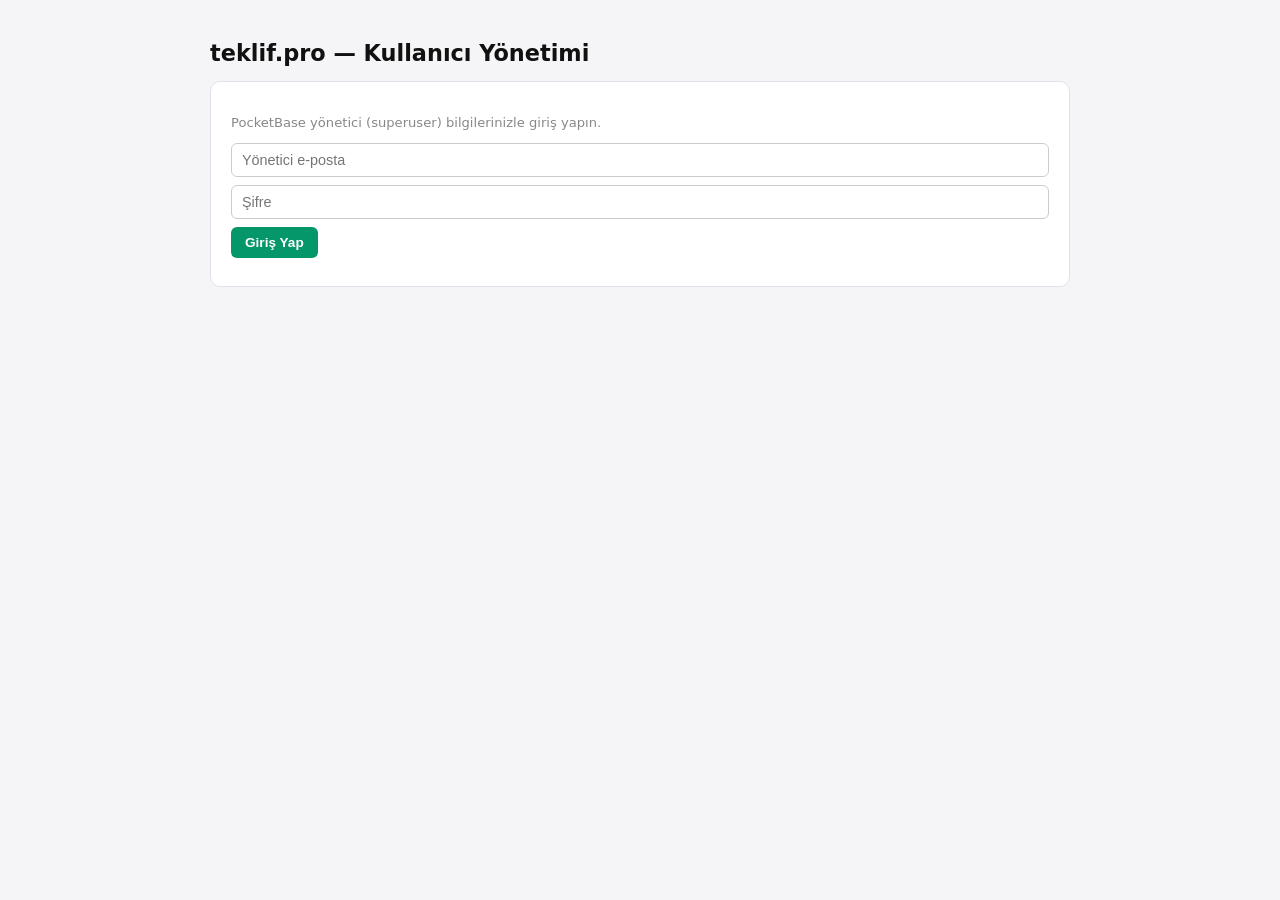
<file: admin.html>
<!DOCTYPE html>
<html lang="tr">
<head>
<meta charset="UTF-8">
<meta name="viewport" content="width=device-width, initial-scale=1.0">
<title>teklif.pro — Yönetim</title>
<style>
  body { font-family: system-ui, sans-serif; max-width: 860px; margin: 40px auto; padding: 0 16px; background:#f5f5f7; color:#111; }
  h1 { font-size: 1.4rem; }
  .box { background:#fff; border:1px solid #e0e0e8; border-radius:10px; padding:20px; margin-bottom:16px; }
  input { padding:8px 10px; border:1px solid #ccc; border-radius:6px; font-size:0.9rem; width:100%; box-sizing:border-box; margin-bottom:8px; }
  button { padding:8px 14px; border:none; border-radius:6px; background:#059669; color:#fff; font-weight:600; cursor:pointer; font-size:0.85rem; }
  button.sec { background:#e0e0e8; color:#333; }
  button:disabled { opacity:0.5; cursor:not-allowed; }
  table { width:100%; border-collapse:collapse; font-size:0.88rem; }
  th,td { text-align:left; padding:10px 8px; border-bottom:1px solid #eee; }
  .badge { padding:2px 10px; border-radius:20px; font-size:0.75rem; font-weight:700; }
  .b-free { background:#eee; color:#666; }
  .b-premium { background:#d1fae5; color:#047857; }
  .err { color:#dc2626; font-size:0.85rem; margin-top:8px; }
  .muted { color:#888; font-size:0.82rem; }
</style>
</head>
<body>
<h1>teklif.pro — Kullanıcı Yönetimi</h1>

<div class="box" id="login-box">
  <p class="muted">PocketBase yönetici (superuser) bilgilerinizle giriş yapın.</p>
  <input type="email" id="a-email" placeholder="Yönetici e-posta" autocomplete="username">
  <input type="password" id="a-pass" placeholder="Şifre" autocomplete="current-password">
  <button onclick="adminLogin()">Giriş Yap</button>
  <div class="err" id="a-err"></div>
</div>

<div class="box" id="users-box" style="display:none">
  <div style="display:flex;justify-content:space-between;align-items:center;margin-bottom:12px">
    <strong id="user-count"></strong>
    <button class="sec" onclick="loadUsers()">Yenile</button>
  </div>
  <table>
    <thead><tr><th>E-posta</th><th>Plan</th><th>İşlem</th></tr></thead>
    <tbody id="u-tbody"></tbody>
  </table>
</div>

<script>
const PB = 'https://db.teklifpro.tr';
let tok = null;

async function adminLogin() {
  const email = document.getElementById('a-email').value.trim();
  const pass = document.getElementById('a-pass').value;
  const err = document.getElementById('a-err');
  err.textContent = '';
  try {
    const r = await fetch(PB + '/api/collections/_superusers/auth-with-password', {
      method:'POST', headers:{'Content-Type':'application/json'},
      body: JSON.stringify({ identity: email, password: pass })
    });
    if (!r.ok) throw new Error('Giriş başarısız (yönetici bilgileri hatalı)');
    const d = await r.json();
    tok = d.token;
    document.getElementById('login-box').style.display = 'none';
    document.getElementById('users-box').style.display = 'block';
    loadUsers();
  } catch(e) { err.textContent = e.message; }
}

async function loadUsers() {
  const tbody = document.getElementById('u-tbody');
  tbody.innerHTML = '<tr><td colspan="3" class="muted">Yükleniyor…</td></tr>';
  const r = await fetch(PB + '/api/collections/users/records?perPage=200&sort=-created', { headers:{ Authorization: tok } });
  const d = await r.json();
  document.getElementById('user-count').textContent = d.items.length + ' kullanıcı';
  tbody.innerHTML = d.items.map(u => {
    const plan = u.plan || 'free';
    const prem = plan === 'premium';
    return `<tr>
      <td>${escp(u.email)}</td>
      <td><span class="badge ${prem?'b-premium':'b-free'}">${plan}</span></td>
      <td><button onclick="setPlan('${escp(u.id)}','${prem?'free':'premium'}')">${prem?'Free yap':'Premium yap'}</button></td>
    </tr>`;
  }).join('');
}

async function setPlan(id, plan) {
  const r = await fetch(PB + '/api/collections/users/records/' + id, {
    method:'PATCH', headers:{'Content-Type':'application/json', Authorization: tok },
    body: JSON.stringify({ plan })
  });
  if (r.ok) loadUsers();
  else alert('Güncellenemedi');
}

function escp(s){ return (s||'').replace(/[&<>"']/g, c=>({'&':'&amp;','<':'&lt;','>':'&gt;','"':'&quot;',"'":'&#39;'}[c])); }
</script>
</body>
</html>
</file>
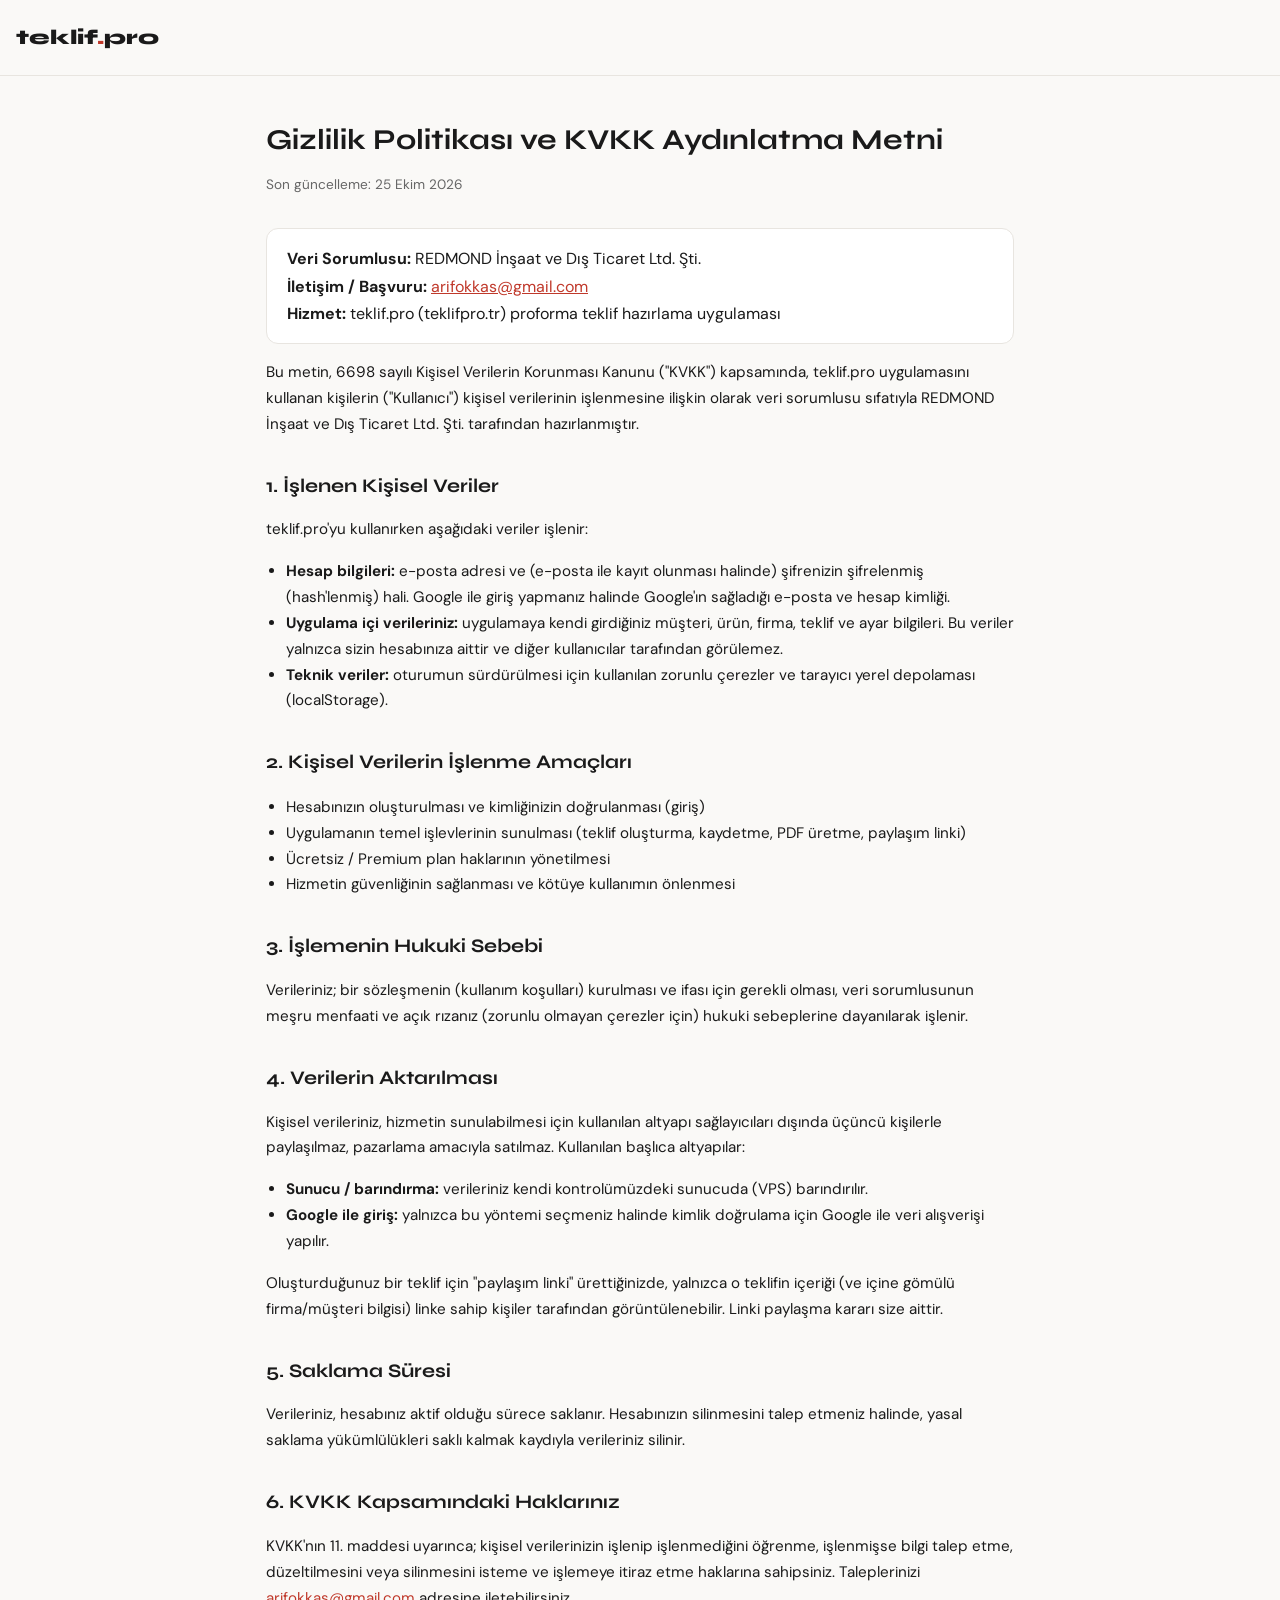
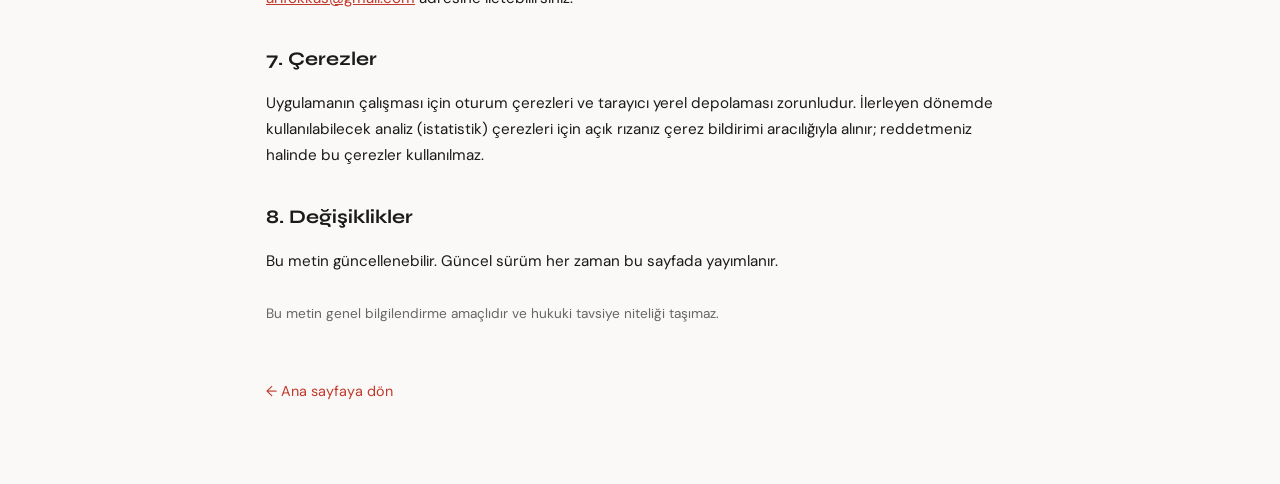
<file: gizlilik.html>
<!DOCTYPE html>
<html lang="tr">
<head>
<meta charset="UTF-8">
<meta name="viewport" content="width=device-width, initial-scale=1.0">
<title>Gizlilik Politikası ve KVKK Aydınlatma Metni · teklif.pro</title>
<meta name="description" content="teklif.pro gizlilik politikası ve KVKK kapsamında kişisel verilerin işlenmesine ilişkin aydınlatma metni.">
<meta name="robots" content="index, follow">
<link rel="preconnect" href="https://fonts.googleapis.com">
<link rel="preconnect" href="https://fonts.gstatic.com" crossorigin>
<link href="https://fonts.googleapis.com/css2?family=Syne:wght@400;600;700;800&family=DM+Sans:wght@300;400;500&display=swap" rel="stylesheet">
<style>
  :root { --bg:#faf9f7; --surface:#fff; --text:#1a1a1a; --muted:#666; --accent:#2b2b2b; --border:#e8e5e0; }
  @media (prefers-color-scheme: dark) {
    :root:not([data-theme="light"]) { --bg:#141414; --surface:#1d1d1d; --text:#ececec; --muted:#9a9a9a; --accent:#ececec; --border:#2c2c2c; }
  }
  :root[data-theme="dark"] { --bg:#141414; --surface:#1d1d1d; --text:#ececec; --muted:#9a9a9a; --accent:#ececec; --border:#2c2c2c; }
  * { box-sizing: border-box; }
  body { margin:0; background:var(--bg); color:var(--text); font-family:'DM Sans',system-ui,sans-serif; line-height:1.7; }
  .legal-header { padding:20px 16px; border-bottom:1px solid var(--border); }
  .legal-logo { font-family:'Syne',sans-serif; font-weight:800; font-size:1.3rem; color:var(--text); text-decoration:none; }
  .legal-logo span { color:#c0392b; }
  .legal-wrap { max-width:780px; margin:0 auto; padding:40px 16px 80px; }
  .legal-wrap h1 { font-family:'Syne',sans-serif; font-size:1.8rem; margin:0 0 8px; }
  .legal-updated { color:var(--muted); font-size:0.85rem; margin-bottom:32px; }
  .legal-wrap h2 { font-family:'Syne',sans-serif; font-size:1.2rem; margin:32px 0 10px; }
  .legal-wrap p, .legal-wrap li { font-size:0.95rem; color:var(--text); }
  .legal-wrap a { color:#c0392b; }
  .legal-wrap ul { padding-left:20px; }
  .legal-box { background:var(--surface); border:1px solid var(--border); border-radius:12px; padding:16px 20px; margin:16px 0; }
  .legal-back { display:inline-block; margin-top:40px; color:var(--muted); text-decoration:none; font-size:0.9rem; }
</style>
</head>
<body>
<header class="legal-header">
  <a href="landing.html" class="legal-logo">teklif<span>.</span>pro</a>
</header>
<main class="legal-wrap">
  <h1>Gizlilik Politikası ve KVKK Aydınlatma Metni</h1>
  <div class="legal-updated">Son güncelleme: 25 Ekim 2026</div>

  <div class="legal-box">
    <strong>Veri Sorumlusu:</strong> REDMOND İnşaat ve Dış Ticaret Ltd. Şti.<br>
    <strong>İletişim / Başvuru:</strong> <a href="mailto:arifokkas@gmail.com">arifokkas@gmail.com</a><br>
    <strong>Hizmet:</strong> teklif.pro (teklifpro.tr) proforma teklif hazırlama uygulaması
  </div>

  <p>Bu metin, 6698 sayılı Kişisel Verilerin Korunması Kanunu ("KVKK") kapsamında, teklif.pro uygulamasını kullanan kişilerin ("Kullanıcı") kişisel verilerinin işlenmesine ilişkin olarak veri sorumlusu sıfatıyla REDMOND İnşaat ve Dış Ticaret Ltd. Şti. tarafından hazırlanmıştır.</p>

  <h2>1. İşlenen Kişisel Veriler</h2>
  <p>teklif.pro'yu kullanırken aşağıdaki veriler işlenir:</p>
  <ul>
    <li><strong>Hesap bilgileri:</strong> e-posta adresi ve (e-posta ile kayıt olunması halinde) şifrenizin şifrelenmiş (hash'lenmiş) hali. Google ile giriş yapmanız halinde Google'ın sağladığı e-posta ve hesap kimliği.</li>
    <li><strong>Uygulama içi verileriniz:</strong> uygulamaya kendi girdiğiniz müşteri, ürün, firma, teklif ve ayar bilgileri. Bu veriler yalnızca sizin hesabınıza aittir ve diğer kullanıcılar tarafından görülemez.</li>
    <li><strong>Teknik veriler:</strong> oturumun sürdürülmesi için kullanılan zorunlu çerezler ve tarayıcı yerel depolaması (localStorage).</li>
  </ul>

  <h2>2. Kişisel Verilerin İşlenme Amaçları</h2>
  <ul>
    <li>Hesabınızın oluşturulması ve kimliğinizin doğrulanması (giriş)</li>
    <li>Uygulamanın temel işlevlerinin sunulması (teklif oluşturma, kaydetme, PDF üretme, paylaşım linki)</li>
    <li>Ücretsiz / Premium plan haklarının yönetilmesi</li>
    <li>Hizmetin güvenliğinin sağlanması ve kötüye kullanımın önlenmesi</li>
  </ul>

  <h2>3. İşlemenin Hukuki Sebebi</h2>
  <p>Verileriniz; bir sözleşmenin (kullanım koşulları) kurulması ve ifası için gerekli olması, veri sorumlusunun meşru menfaati ve açık rızanız (zorunlu olmayan çerezler için) hukuki sebeplerine dayanılarak işlenir.</p>

  <h2>4. Verilerin Aktarılması</h2>
  <p>Kişisel verileriniz, hizmetin sunulabilmesi için kullanılan altyapı sağlayıcıları dışında üçüncü kişilerle paylaşılmaz, pazarlama amacıyla satılmaz. Kullanılan başlıca altyapılar:</p>
  <ul>
    <li><strong>Sunucu / barındırma:</strong> verileriniz kendi kontrolümüzdeki sunucuda (VPS) barındırılır.</li>
    <li><strong>Google ile giriş:</strong> yalnızca bu yöntemi seçmeniz halinde kimlik doğrulama için Google ile veri alışverişi yapılır.</li>
  </ul>
  <p>Oluşturduğunuz bir teklif için "paylaşım linki" ürettiğinizde, yalnızca o teklifin içeriği (ve içine gömülü firma/müşteri bilgisi) linke sahip kişiler tarafından görüntülenebilir. Linki paylaşma kararı size aittir.</p>

  <h2>5. Saklama Süresi</h2>
  <p>Verileriniz, hesabınız aktif olduğu sürece saklanır. Hesabınızın silinmesini talep etmeniz halinde, yasal saklama yükümlülükleri saklı kalmak kaydıyla verileriniz silinir.</p>

  <h2>6. KVKK Kapsamındaki Haklarınız</h2>
  <p>KVKK'nın 11. maddesi uyarınca; kişisel verilerinizin işlenip işlenmediğini öğrenme, işlenmişse bilgi talep etme, düzeltilmesini veya silinmesini isteme ve işlemeye itiraz etme haklarına sahipsiniz. Taleplerinizi <a href="mailto:arifokkas@gmail.com">arifokkas@gmail.com</a> adresine iletebilirsiniz.</p>

  <h2>7. Çerezler</h2>
  <p>Uygulamanın çalışması için oturum çerezleri ve tarayıcı yerel depolaması zorunludur. İlerleyen dönemde kullanılabilecek analiz (istatistik) çerezleri için açık rızanız çerez bildirimi aracılığıyla alınır; reddetmeniz halinde bu çerezler kullanılmaz.</p>

  <h2>8. Değişiklikler</h2>
  <p>Bu metin güncellenebilir. Güncel sürüm her zaman bu sayfada yayımlanır.</p>

  <p style="margin-top:28px;color:var(--muted);font-size:0.85rem">Bu metin genel bilgilendirme amaçlıdır ve hukuki tavsiye niteliği taşımaz.</p>

  <a href="landing.html" class="legal-back">← Ana sayfaya dön</a>
</main>
</body>
</html>
</file>
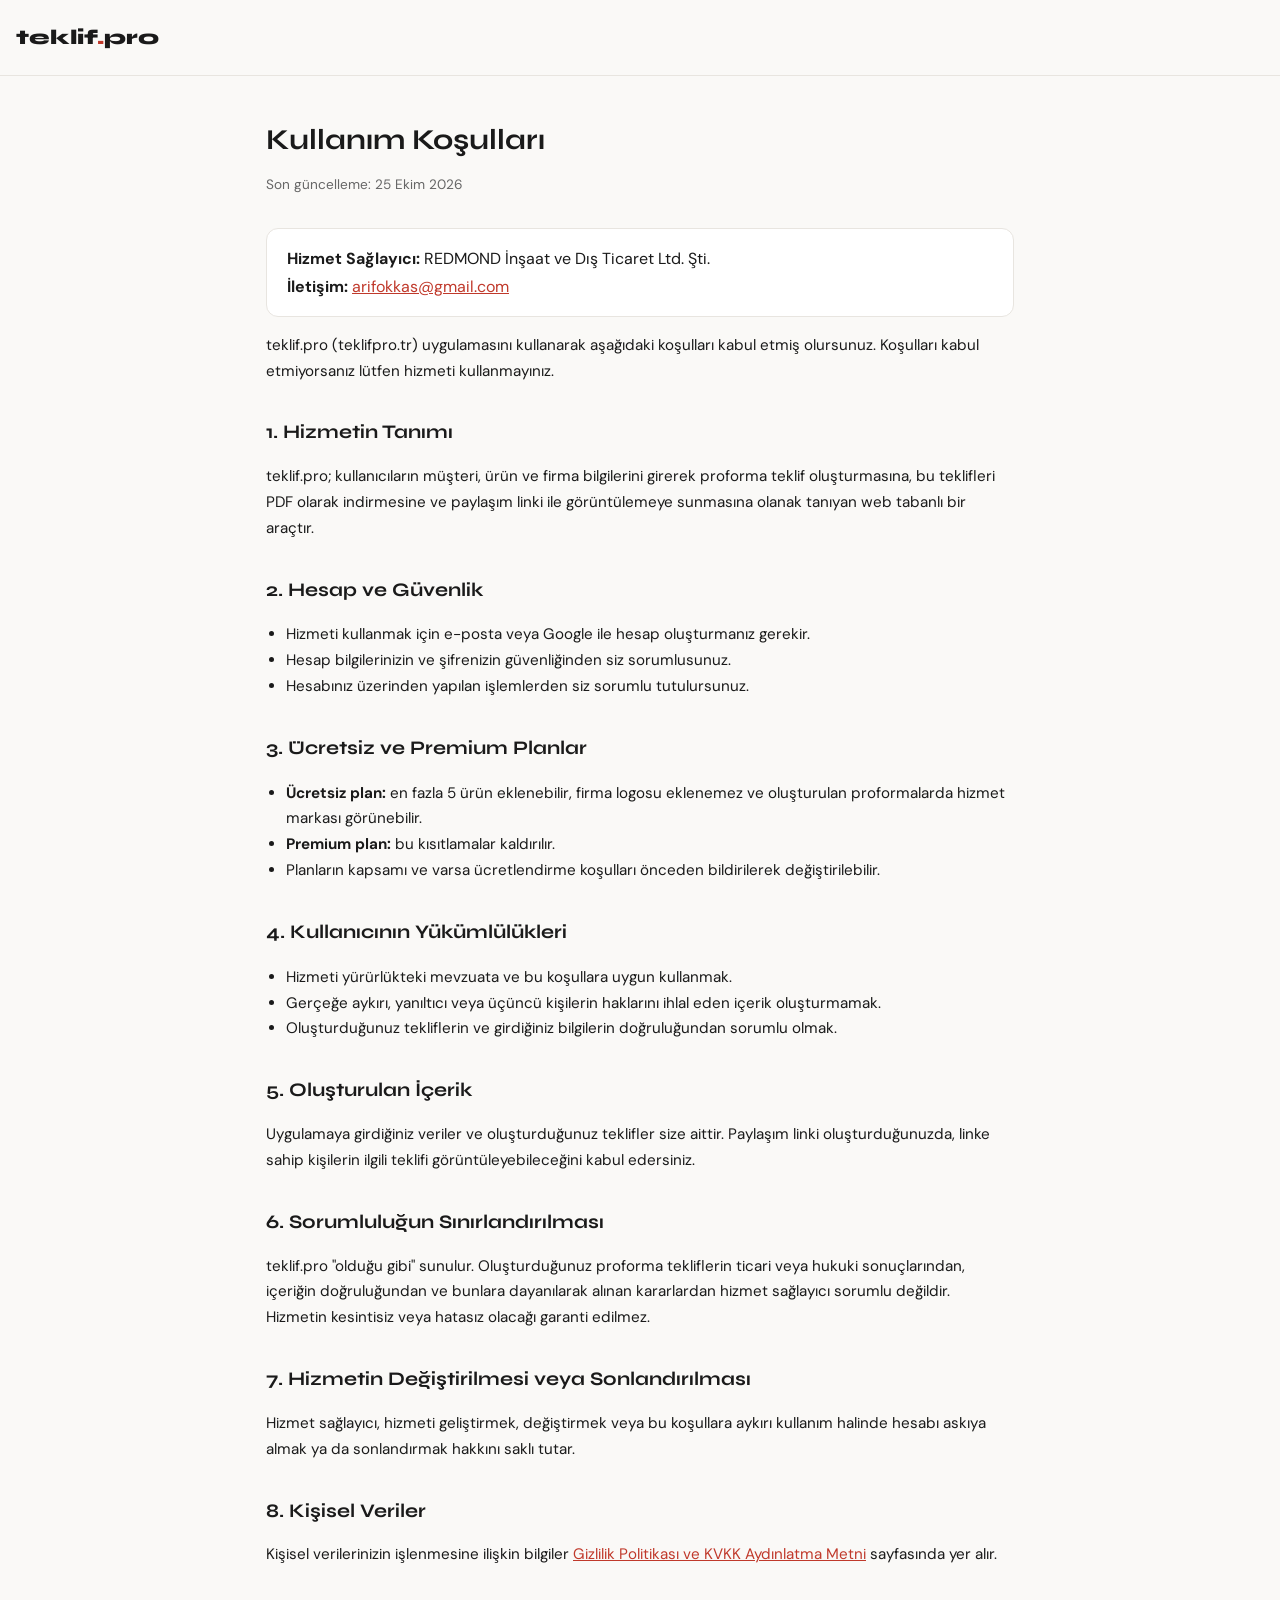
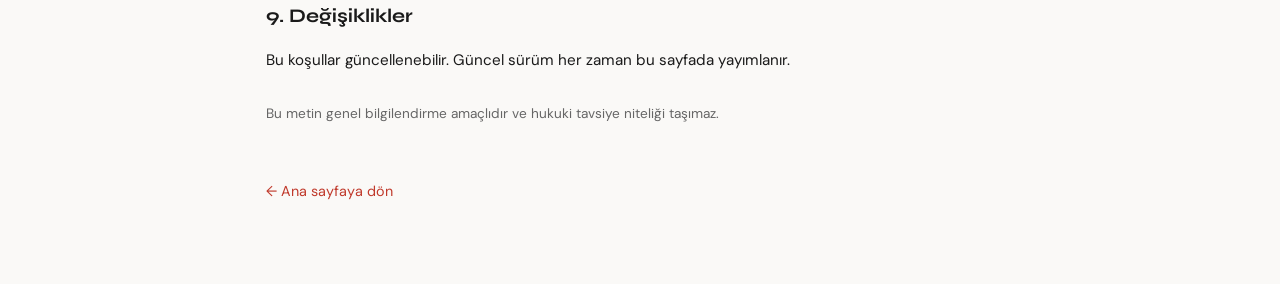
<file: kosullar.html>
<!DOCTYPE html>
<html lang="tr">
<head>
<meta charset="UTF-8">
<meta name="viewport" content="width=device-width, initial-scale=1.0">
<title>Kullanım Koşulları · teklif.pro</title>
<meta name="description" content="teklif.pro kullanım koşulları: hizmetin kapsamı, ücretsiz ve premium planlar, kullanıcı yükümlülükleri ve sorumluluk sınırları.">
<meta name="robots" content="index, follow">
<link rel="preconnect" href="https://fonts.googleapis.com">
<link rel="preconnect" href="https://fonts.gstatic.com" crossorigin>
<link href="https://fonts.googleapis.com/css2?family=Syne:wght@400;600;700;800&family=DM+Sans:wght@300;400;500&display=swap" rel="stylesheet">
<style>
  :root { --bg:#faf9f7; --surface:#fff; --text:#1a1a1a; --muted:#666; --accent:#2b2b2b; --border:#e8e5e0; }
  @media (prefers-color-scheme: dark) {
    :root:not([data-theme="light"]) { --bg:#141414; --surface:#1d1d1d; --text:#ececec; --muted:#9a9a9a; --accent:#ececec; --border:#2c2c2c; }
  }
  :root[data-theme="dark"] { --bg:#141414; --surface:#1d1d1d; --text:#ececec; --muted:#9a9a9a; --accent:#ececec; --border:#2c2c2c; }
  * { box-sizing: border-box; }
  body { margin:0; background:var(--bg); color:var(--text); font-family:'DM Sans',system-ui,sans-serif; line-height:1.7; }
  .legal-header { padding:20px 16px; border-bottom:1px solid var(--border); }
  .legal-logo { font-family:'Syne',sans-serif; font-weight:800; font-size:1.3rem; color:var(--text); text-decoration:none; }
  .legal-logo span { color:#c0392b; }
  .legal-wrap { max-width:780px; margin:0 auto; padding:40px 16px 80px; }
  .legal-wrap h1 { font-family:'Syne',sans-serif; font-size:1.8rem; margin:0 0 8px; }
  .legal-updated { color:var(--muted); font-size:0.85rem; margin-bottom:32px; }
  .legal-wrap h2 { font-family:'Syne',sans-serif; font-size:1.2rem; margin:32px 0 10px; }
  .legal-wrap p, .legal-wrap li { font-size:0.95rem; color:var(--text); }
  .legal-wrap a { color:#c0392b; }
  .legal-wrap ul { padding-left:20px; }
  .legal-box { background:var(--surface); border:1px solid var(--border); border-radius:12px; padding:16px 20px; margin:16px 0; }
  .legal-back { display:inline-block; margin-top:40px; color:var(--muted); text-decoration:none; font-size:0.9rem; }
</style>
</head>
<body>
<header class="legal-header">
  <a href="landing.html" class="legal-logo">teklif<span>.</span>pro</a>
</header>
<main class="legal-wrap">
  <h1>Kullanım Koşulları</h1>
  <div class="legal-updated">Son güncelleme: 25 Ekim 2026</div>

  <div class="legal-box">
    <strong>Hizmet Sağlayıcı:</strong> REDMOND İnşaat ve Dış Ticaret Ltd. Şti.<br>
    <strong>İletişim:</strong> <a href="mailto:arifokkas@gmail.com">arifokkas@gmail.com</a>
  </div>

  <p>teklif.pro (teklifpro.tr) uygulamasını kullanarak aşağıdaki koşulları kabul etmiş olursunuz. Koşulları kabul etmiyorsanız lütfen hizmeti kullanmayınız.</p>

  <h2>1. Hizmetin Tanımı</h2>
  <p>teklif.pro; kullanıcıların müşteri, ürün ve firma bilgilerini girerek proforma teklif oluşturmasına, bu teklifleri PDF olarak indirmesine ve paylaşım linki ile görüntülemeye sunmasına olanak tanıyan web tabanlı bir araçtır.</p>

  <h2>2. Hesap ve Güvenlik</h2>
  <ul>
    <li>Hizmeti kullanmak için e-posta veya Google ile hesap oluşturmanız gerekir.</li>
    <li>Hesap bilgilerinizin ve şifrenizin güvenliğinden siz sorumlusunuz.</li>
    <li>Hesabınız üzerinden yapılan işlemlerden siz sorumlu tutulursunuz.</li>
  </ul>

  <h2>3. Ücretsiz ve Premium Planlar</h2>
  <ul>
    <li><strong>Ücretsiz plan:</strong> en fazla 5 ürün eklenebilir, firma logosu eklenemez ve oluşturulan proformalarda hizmet markası görünebilir.</li>
    <li><strong>Premium plan:</strong> bu kısıtlamalar kaldırılır.</li>
    <li>Planların kapsamı ve varsa ücretlendirme koşulları önceden bildirilerek değiştirilebilir.</li>
  </ul>

  <h2>4. Kullanıcının Yükümlülükleri</h2>
  <ul>
    <li>Hizmeti yürürlükteki mevzuata ve bu koşullara uygun kullanmak.</li>
    <li>Gerçeğe aykırı, yanıltıcı veya üçüncü kişilerin haklarını ihlal eden içerik oluşturmamak.</li>
    <li>Oluşturduğunuz tekliflerin ve girdiğiniz bilgilerin doğruluğundan sorumlu olmak.</li>
  </ul>

  <h2>5. Oluşturulan İçerik</h2>
  <p>Uygulamaya girdiğiniz veriler ve oluşturduğunuz teklifler size aittir. Paylaşım linki oluşturduğunuzda, linke sahip kişilerin ilgili teklifi görüntüleyebileceğini kabul edersiniz.</p>

  <h2>6. Sorumluluğun Sınırlandırılması</h2>
  <p>teklif.pro "olduğu gibi" sunulur. Oluşturduğunuz proforma tekliflerin ticari veya hukuki sonuçlarından, içeriğin doğruluğundan ve bunlara dayanılarak alınan kararlardan hizmet sağlayıcı sorumlu değildir. Hizmetin kesintisiz veya hatasız olacağı garanti edilmez.</p>

  <h2>7. Hizmetin Değiştirilmesi veya Sonlandırılması</h2>
  <p>Hizmet sağlayıcı, hizmeti geliştirmek, değiştirmek veya bu koşullara aykırı kullanım halinde hesabı askıya almak ya da sonlandırmak hakkını saklı tutar.</p>

  <h2>8. Kişisel Veriler</h2>
  <p>Kişisel verilerinizin işlenmesine ilişkin bilgiler <a href="gizlilik.html">Gizlilik Politikası ve KVKK Aydınlatma Metni</a> sayfasında yer alır.</p>

  <h2>9. Değişiklikler</h2>
  <p>Bu koşullar güncellenebilir. Güncel sürüm her zaman bu sayfada yayımlanır.</p>

  <p style="margin-top:28px;color:var(--muted);font-size:0.85rem">Bu metin genel bilgilendirme amaçlıdır ve hukuki tavsiye niteliği taşımaz.</p>

  <a href="landing.html" class="legal-back">← Ana sayfaya dön</a>
</main>
</body>
</html>
</file>
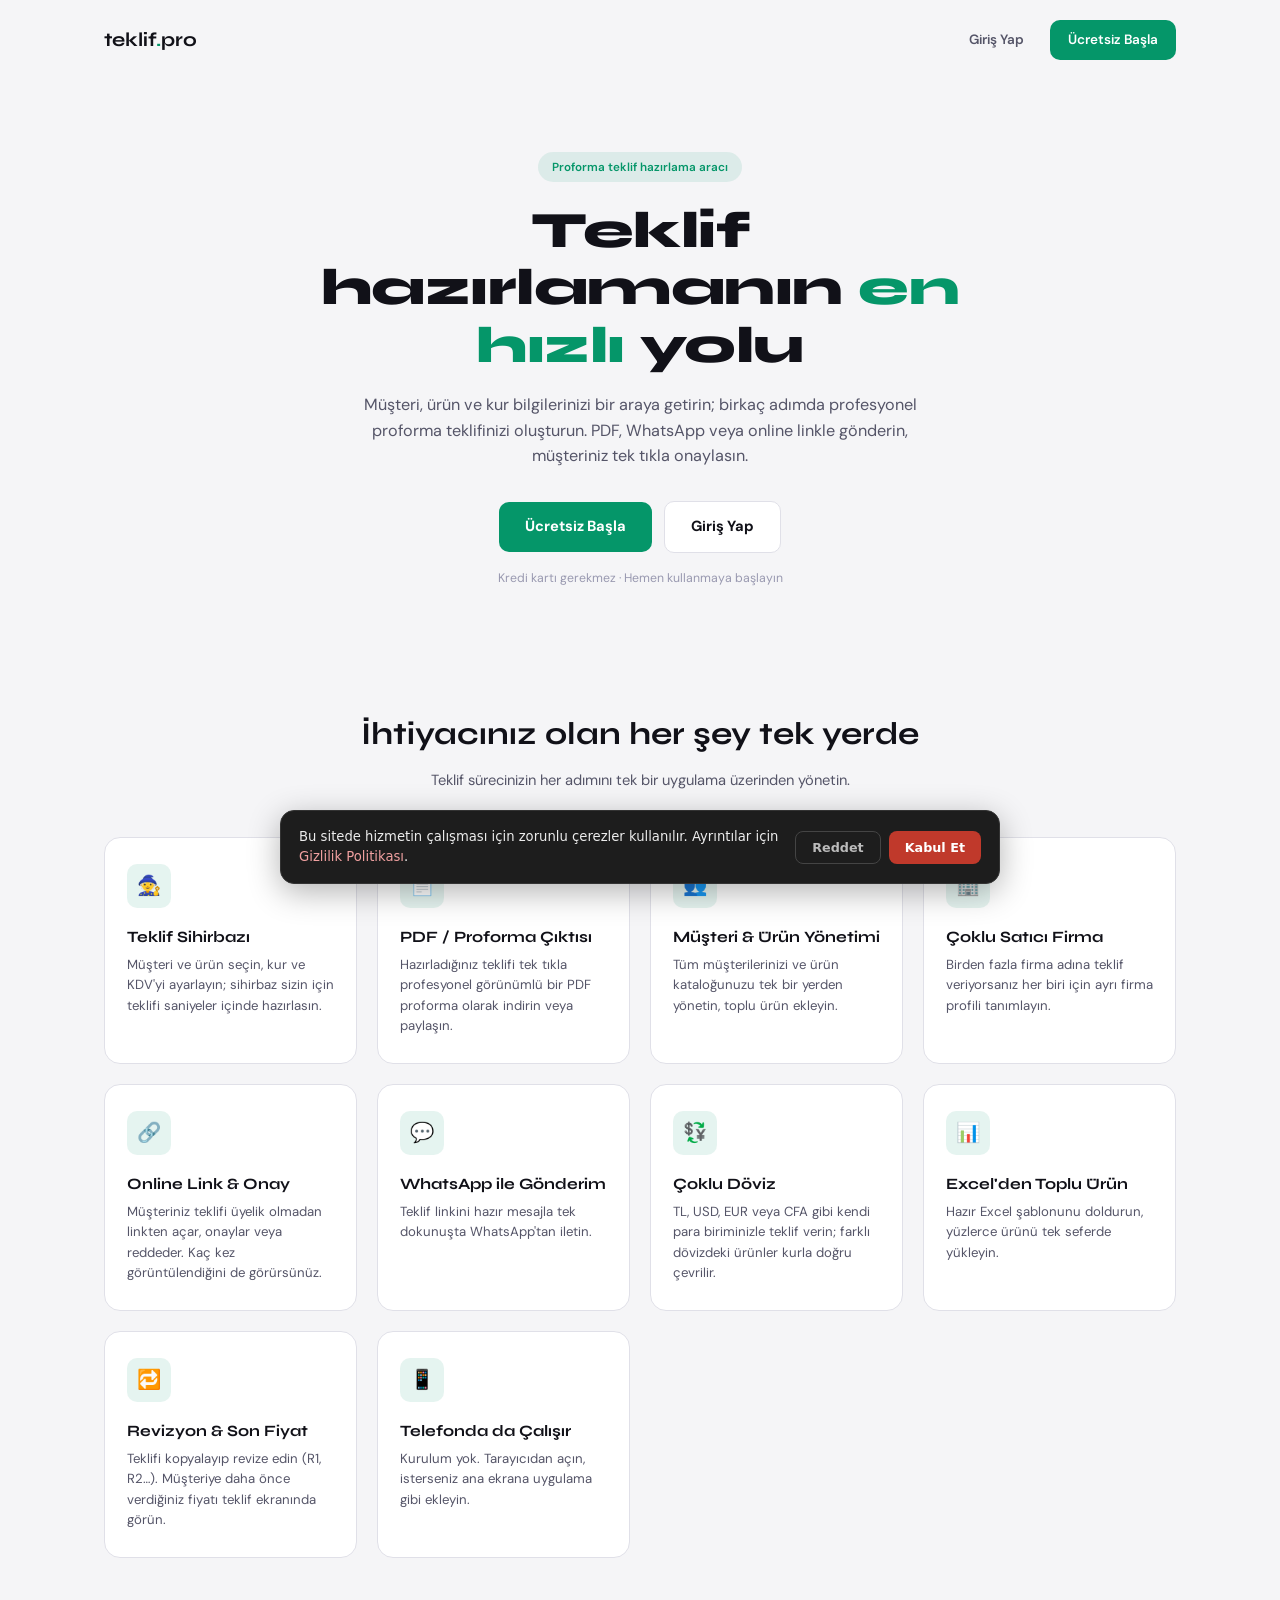
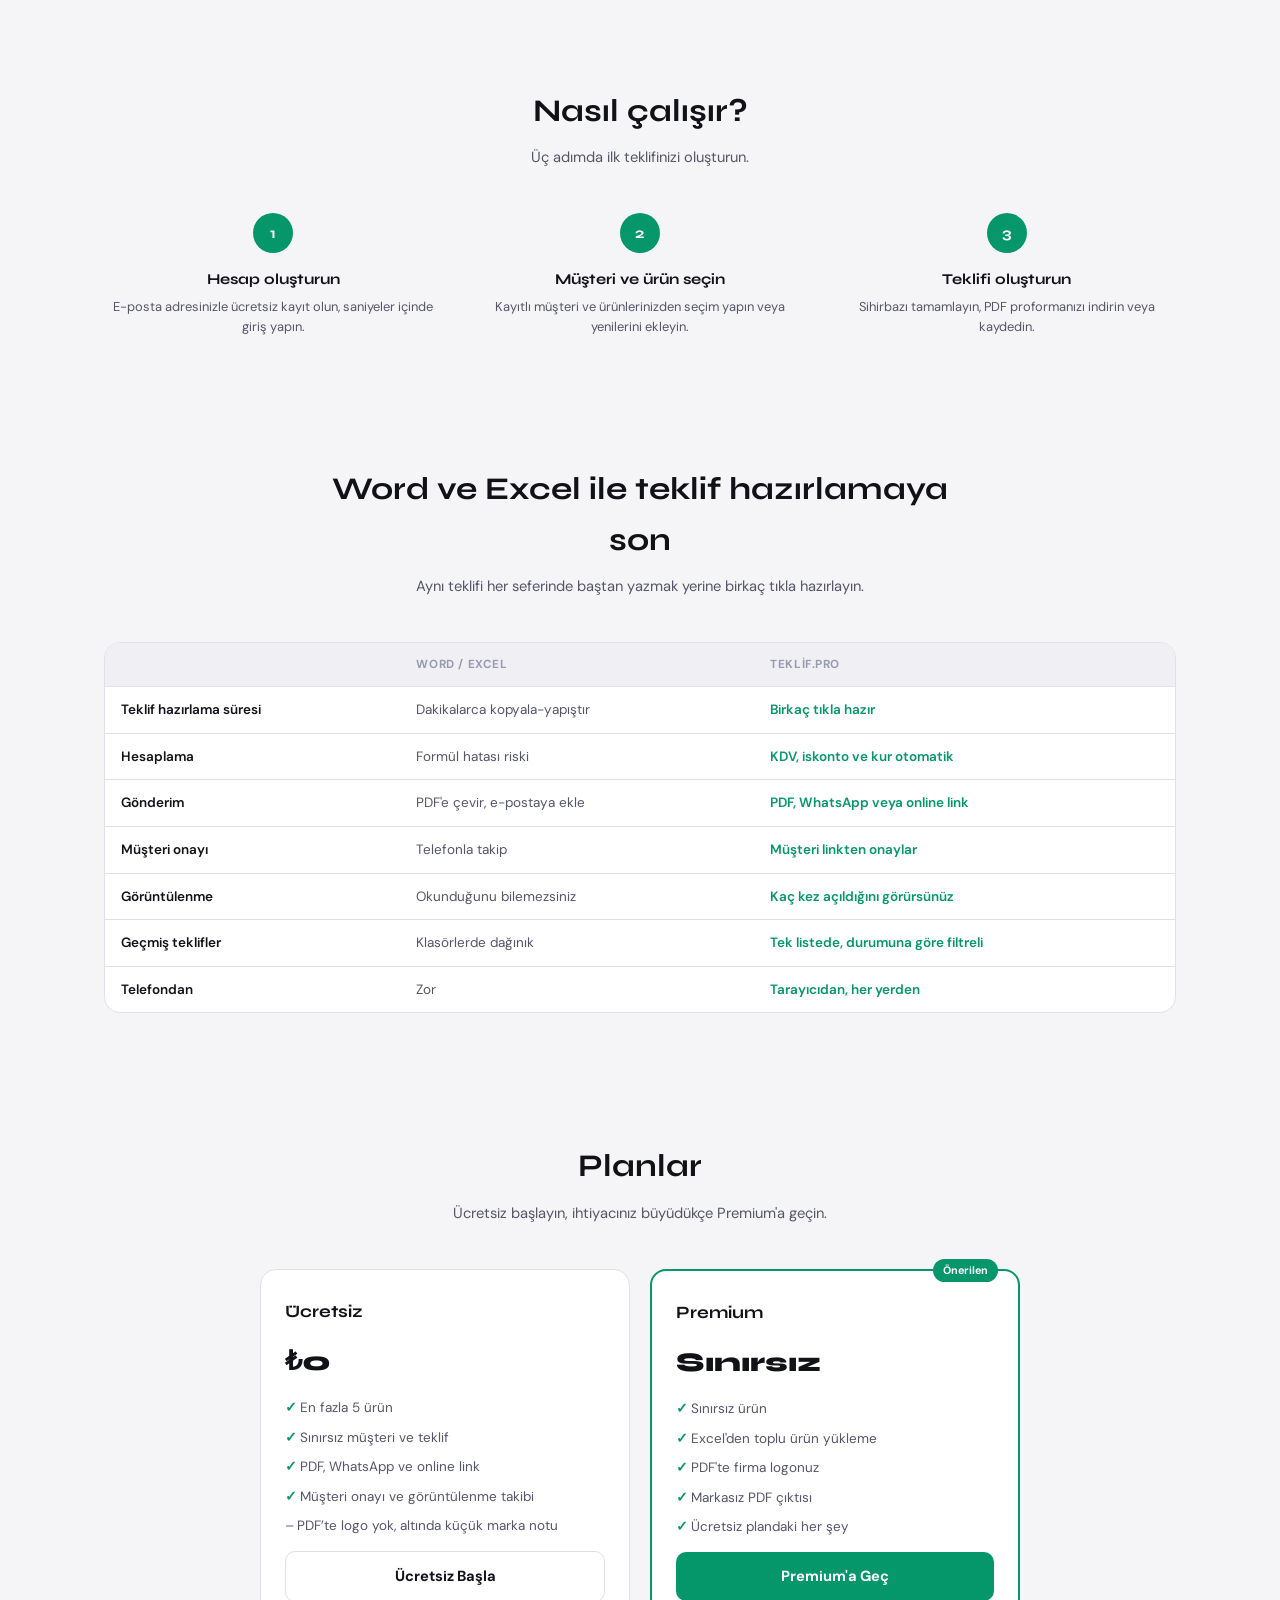
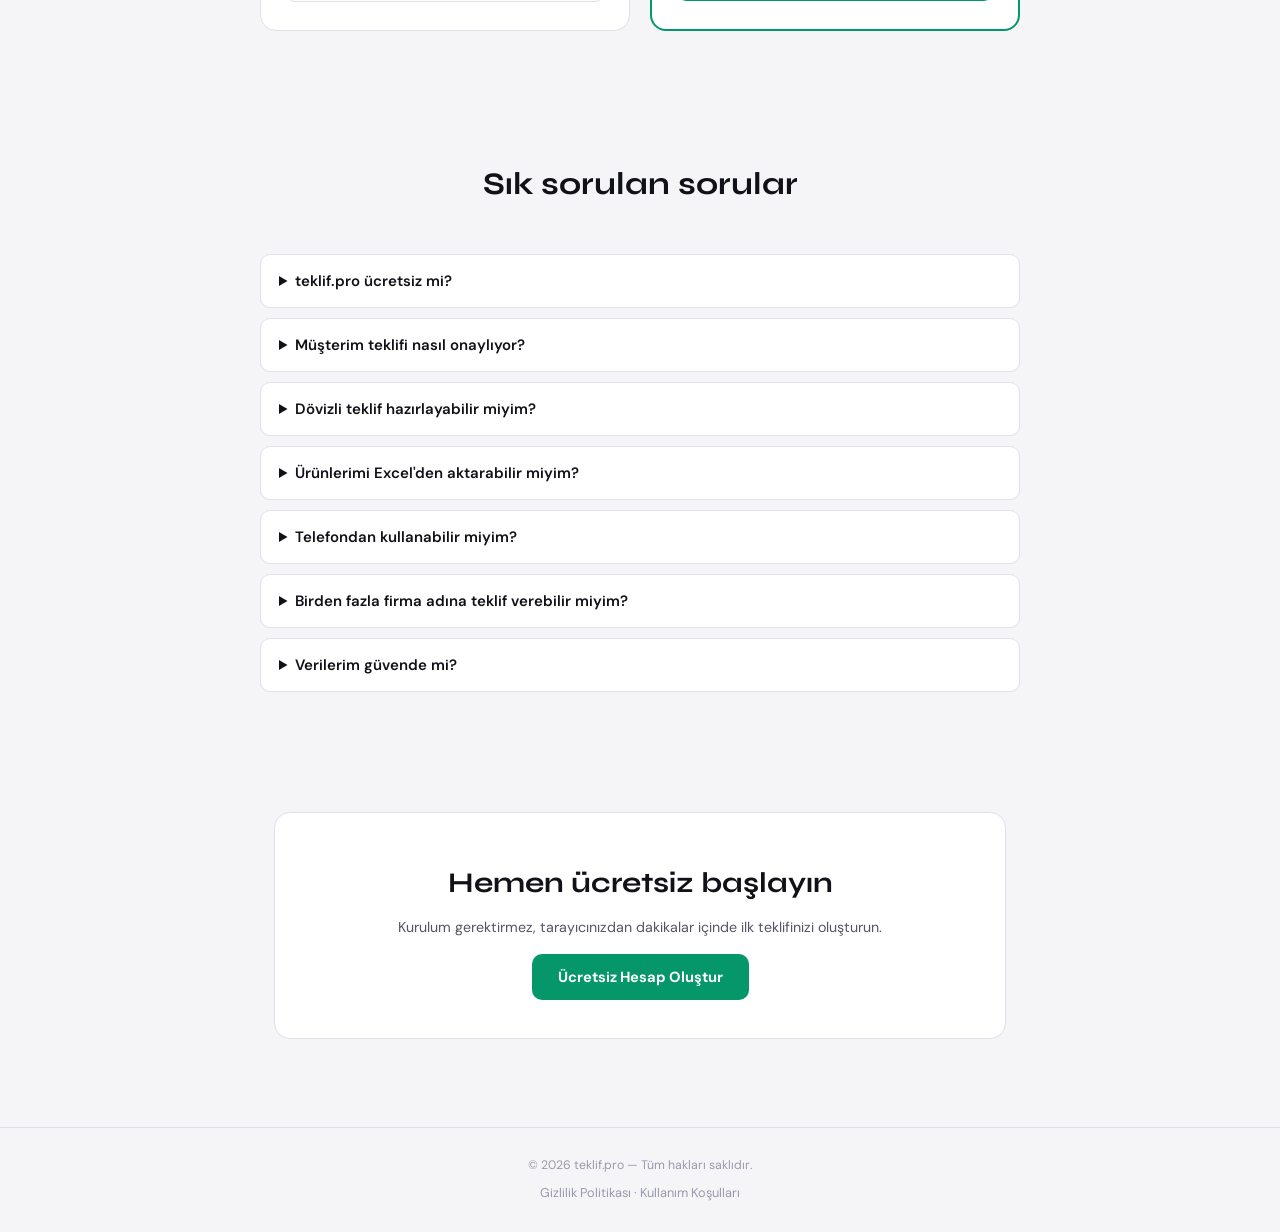
<file: landing.html>
<!DOCTYPE html>
<html lang="tr">
<head>
<meta charset="UTF-8">
<meta name="viewport" content="width=device-width, initial-scale=1.0">
<title>teklif.pro — Proforma Teklifi Dakikalar İçinde</title>
<meta name="description" content="teklif.pro ile müşterileriniz için profesyonel proforma teklifleri dakikalar içinde hazırlayın, PDF olarak gönderin.">

<link rel="preconnect" href="https://fonts.googleapis.com">
<link rel="preconnect" href="https://fonts.gstatic.com" crossorigin>
<link href="https://fonts.googleapis.com/css2?family=Syne:wght@400;500;600;700;800&family=DM+Sans:ital,opsz,wght@0,9..40,300;0,9..40,400;0,9..40,500&display=swap" rel="stylesheet">

<link rel="stylesheet" href="styles.css?v=9">
</head>
<body>

<header class="landing-header">
  <a href="landing.html" class="landing-logo">teklif<span>.</span>pro</a>
  <div class="landing-nav-actions">
    <a href="signin.html" class="landing-link">Giriş Yap</a>
    <a href="signup.html" class="landing-cta">Ücretsiz Başla</a>
  </div>
</header>

<section class="landing-hero">
  <span class="landing-hero-badge">Proforma teklif hazırlama aracı</span>
  <h1>Teklif hazırlamanın <span>en hızlı</span> yolu</h1>
  <p>Müşteri, ürün ve kur bilgilerinizi bir araya getirin; birkaç adımda profesyonel proforma teklifinizi oluşturun. PDF, WhatsApp veya online linkle gönderin, müşteriniz tek tıkla onaylasın.</p>
  <div class="landing-hero-actions">
    <a href="signup.html" class="landing-btn-primary">Ücretsiz Başla</a>
    <a href="signin.html" class="landing-btn-secondary">Giriş Yap</a>
  </div>
  <div class="landing-hero-note">Kredi kartı gerekmez · Hemen kullanmaya başlayın</div>
</section>

<section class="landing-section">
  <div class="landing-section-head">
    <h2>İhtiyacınız olan her şey tek yerde</h2>
    <p>Teklif sürecinizin her adımını tek bir uygulama üzerinden yönetin.</p>
  </div>
  <div class="landing-features">
    <div class="landing-feature-card">
      <div class="landing-feature-icon">🧙</div>
      <h3>Teklif Sihirbazı</h3>
      <p>Müşteri ve ürün seçin, kur ve KDV'yi ayarlayın; sihirbaz sizin için teklifi saniyeler içinde hazırlasın.</p>
    </div>
    <div class="landing-feature-card">
      <div class="landing-feature-icon">📄</div>
      <h3>PDF / Proforma Çıktısı</h3>
      <p>Hazırladığınız teklifi tek tıkla profesyonel görünümlü bir PDF proforma olarak indirin veya paylaşın.</p>
    </div>
    <div class="landing-feature-card">
      <div class="landing-feature-icon">👥</div>
      <h3>Müşteri &amp; Ürün Yönetimi</h3>
      <p>Tüm müşterilerinizi ve ürün kataloğunuzu tek bir yerden yönetin, toplu ürün ekleyin.</p>
    </div>
    <div class="landing-feature-card">
      <div class="landing-feature-icon">🏢</div>
      <h3>Çoklu Satıcı Firma</h3>
      <p>Birden fazla firma adına teklif veriyorsanız her biri için ayrı firma profili tanımlayın.</p>
    </div>
    <div class="landing-feature-card">
      <div class="landing-feature-icon">🔗</div>
      <h3>Online Link &amp; Onay</h3>
      <p>Müşteriniz teklifi üyelik olmadan linkten açar, onaylar veya reddeder. Kaç kez görüntülendiğini de görürsünüz.</p>
    </div>
    <div class="landing-feature-card">
      <div class="landing-feature-icon">💬</div>
      <h3>WhatsApp ile Gönderim</h3>
      <p>Teklif linkini hazır mesajla tek dokunuşta WhatsApp'tan iletin.</p>
    </div>
    <div class="landing-feature-card">
      <div class="landing-feature-icon">💱</div>
      <h3>Çoklu Döviz</h3>
      <p>TL, USD, EUR veya CFA gibi kendi para biriminizle teklif verin; farklı dövizdeki ürünler kurla doğru çevrilir.</p>
    </div>
    <div class="landing-feature-card">
      <div class="landing-feature-icon">📊</div>
      <h3>Excel'den Toplu Ürün</h3>
      <p>Hazır Excel şablonunu doldurun, yüzlerce ürünü tek seferde yükleyin.</p>
    </div>
    <div class="landing-feature-card">
      <div class="landing-feature-icon">🔁</div>
      <h3>Revizyon &amp; Son Fiyat</h3>
      <p>Teklifi kopyalayıp revize edin (R1, R2…). Müşteriye daha önce verdiğiniz fiyatı teklif ekranında görün.</p>
    </div>
    <div class="landing-feature-card">
      <div class="landing-feature-icon">📱</div>
      <h3>Telefonda da Çalışır</h3>
      <p>Kurulum yok. Tarayıcıdan açın, isterseniz ana ekrana uygulama gibi ekleyin.</p>
    </div>
  </div>
</section>

<section class="landing-section">
  <div class="landing-section-head">
    <h2>Nasıl çalışır?</h2>
    <p>Üç adımda ilk teklifinizi oluşturun.</p>
  </div>
  <div class="landing-steps">
    <div class="landing-step">
      <div class="landing-step-num">1</div>
      <h3>Hesap oluşturun</h3>
      <p>E-posta adresinizle ücretsiz kayıt olun, saniyeler içinde giriş yapın.</p>
    </div>
    <div class="landing-step">
      <div class="landing-step-num">2</div>
      <h3>Müşteri ve ürün seçin</h3>
      <p>Kayıtlı müşteri ve ürünlerinizden seçim yapın veya yenilerini ekleyin.</p>
    </div>
    <div class="landing-step">
      <div class="landing-step-num">3</div>
      <h3>Teklifi oluşturun</h3>
      <p>Sihirbazı tamamlayın, PDF proformanızı indirin veya kaydedin.</p>
    </div>
  </div>
</section>

<section class="landing-section">
  <div class="landing-section-head">
    <h2>Word ve Excel ile teklif hazırlamaya son</h2>
    <p>Aynı teklifi her seferinde baştan yazmak yerine birkaç tıkla hazırlayın.</p>
  </div>
  <div class="landing-table-wrap">
    <table class="landing-compare">
      <thead><tr><th></th><th>Word / Excel</th><th>teklif.pro</th></tr></thead>
      <tbody>
        <tr><td>Teklif hazırlama süresi</td><td>Dakikalarca kopyala-yapıştır</td><td>Birkaç tıkla hazır</td></tr>
        <tr><td>Hesaplama</td><td>Formül hatası riski</td><td>KDV, iskonto ve kur otomatik</td></tr>
        <tr><td>Gönderim</td><td>PDF'e çevir, e-postaya ekle</td><td>PDF, WhatsApp veya online link</td></tr>
        <tr><td>Müşteri onayı</td><td>Telefonla takip</td><td>Müşteri linkten onaylar</td></tr>
        <tr><td>Görüntülenme</td><td>Okunduğunu bilemezsiniz</td><td>Kaç kez açıldığını görürsünüz</td></tr>
        <tr><td>Geçmiş teklifler</td><td>Klasörlerde dağınık</td><td>Tek listede, durumuna göre filtreli</td></tr>
        <tr><td>Telefondan</td><td>Zor</td><td>Tarayıcıdan, her yerden</td></tr>
      </tbody>
    </table>
  </div>
</section>

<section class="landing-section">
  <div class="landing-section-head">
    <h2>Planlar</h2>
    <p>Ücretsiz başlayın, ihtiyacınız büyüdükçe Premium'a geçin.</p>
  </div>
  <div class="landing-plans">
    <div class="landing-plan">
      <h3>Ücretsiz</h3>
      <div class="landing-plan-price">₺0</div>
      <ul>
        <li>En fazla 5 ürün</li>
        <li>Sınırsız müşteri ve teklif</li>
        <li>PDF, WhatsApp ve online link</li>
        <li>Müşteri onayı ve görüntülenme takibi</li>
        <li class="landing-plan-eksik">PDF’te logo yok, altında küçük marka notu</li>
      </ul>
      <a href="signup.html" class="landing-btn-secondary">Ücretsiz Başla</a>
    </div>
    <div class="landing-plan landing-plan-pro">
      <span class="landing-plan-tag">Önerilen</span>
      <h3>Premium</h3>
      <div class="landing-plan-price">Sınırsız</div>
      <ul>
        <li>Sınırsız ürün</li>
        <li>Excel'den toplu ürün yükleme</li>
        <li>PDF'te firma logonuz</li>
        <li>Markasız PDF çıktısı</li>
        <li>Ücretsiz plandaki her şey</li>
      </ul>
      <a href="signup.html" class="landing-btn-primary">Premium'a Geç</a>
    </div>
  </div>
</section>

<section class="landing-section">
  <div class="landing-section-head">
    <h2>Sık sorulan sorular</h2>
  </div>
  <div class="landing-faq">
    <details class="landing-faq-item">
      <summary>teklif.pro ücretsiz mi?</summary>
      <p>Evet. Ücretsiz planla kredi kartı olmadan hemen teklif hazırlamaya başlarsınız. Daha fazla ürün, logo ve markasız PDF için Premium&#x27;a geçebilirsiniz.</p>
    </details>
    <details class="landing-faq-item">
      <summary>Müşterim teklifi nasıl onaylıyor?</summary>
      <p>Size özel teklif linkini müşterinize gönderirsiniz. Müşteriniz linki üyelik olmadan açar, &quot;Teklifi Onayla&quot; veya &quot;Reddet&quot; butonuna basar; teklifin durumu panelinizde kendiliğinden güncellenir.</p>
    </details>
    <details class="landing-faq-item">
      <summary>Dövizli teklif hazırlayabilir miyim?</summary>
      <p>Evet. TL, USD, EUR ve kendi eklediğiniz para birimleriyle (örneğin CFA) teklif verebilirsiniz. Ürünleriniz farklı dövizdeyse girdiğiniz kurla teklif birimine çevrilir.</p>
    </details>
    <details class="landing-faq-item">
      <summary>Ürünlerimi Excel&#x27;den aktarabilir miyim?</summary>
      <p>Evet. Hazır Excel şablonunu indirip her satıra bir ürün yazın, dosyayı yükleyin; ürünleriniz tek seferde eklenir.</p>
    </details>
    <details class="landing-faq-item">
      <summary>Telefondan kullanabilir miyim?</summary>
      <p>Evet. teklif.pro tarayıcıda çalışır; telefonunuzdan teklif hazırlayıp WhatsApp&#x27;tan gönderebilirsiniz.</p>
    </details>
    <details class="landing-faq-item">
      <summary>Birden fazla firma adına teklif verebilir miyim?</summary>
      <p>Evet. Her firma için ayrı profil, numara serisi ve banka bilgisi tanımlayıp teklifte hangi firmadan verdiğinizi seçersiniz.</p>
    </details>
    <details class="landing-faq-item">
      <summary>Verilerim güvende mi?</summary>
      <p>Verileriniz yalnızca sizin hesabınıza bağlıdır ve başka kullanıcılar erişemez. Ayrıntılar için Gizlilik Politikası&#x27;na bakabilirsiniz.</p>
    </details>
  </div>
</section>
<script type="application/ld+json">{"@context": "https://schema.org", "@type": "FAQPage", "mainEntity": [{"@type": "Question", "name": "teklif.pro ücretsiz mi?", "acceptedAnswer": {"@type": "Answer", "text": "Evet. Ücretsiz planla kredi kartı olmadan hemen teklif hazırlamaya başlarsınız. Daha fazla ürün, logo ve markasız PDF için Premium'a geçebilirsiniz."}}, {"@type": "Question", "name": "Müşterim teklifi nasıl onaylıyor?", "acceptedAnswer": {"@type": "Answer", "text": "Size özel teklif linkini müşterinize gönderirsiniz. Müşteriniz linki üyelik olmadan açar, \"Teklifi Onayla\" veya \"Reddet\" butonuna basar; teklifin durumu panelinizde kendiliğinden güncellenir."}}, {"@type": "Question", "name": "Dövizli teklif hazırlayabilir miyim?", "acceptedAnswer": {"@type": "Answer", "text": "Evet. TL, USD, EUR ve kendi eklediğiniz para birimleriyle (örneğin CFA) teklif verebilirsiniz. Ürünleriniz farklı dövizdeyse girdiğiniz kurla teklif birimine çevrilir."}}, {"@type": "Question", "name": "Ürünlerimi Excel'den aktarabilir miyim?", "acceptedAnswer": {"@type": "Answer", "text": "Evet. Hazır Excel şablonunu indirip her satıra bir ürün yazın, dosyayı yükleyin; ürünleriniz tek seferde eklenir."}}, {"@type": "Question", "name": "Telefondan kullanabilir miyim?", "acceptedAnswer": {"@type": "Answer", "text": "Evet. teklif.pro tarayıcıda çalışır; telefonunuzdan teklif hazırlayıp WhatsApp'tan gönderebilirsiniz."}}, {"@type": "Question", "name": "Birden fazla firma adına teklif verebilir miyim?", "acceptedAnswer": {"@type": "Answer", "text": "Evet. Her firma için ayrı profil, numara serisi ve banka bilgisi tanımlayıp teklifte hangi firmadan verdiğinizi seçersiniz."}}, {"@type": "Question", "name": "Verilerim güvende mi?", "acceptedAnswer": {"@type": "Answer", "text": "Verileriniz yalnızca sizin hesabınıza bağlıdır ve başka kullanıcılar erişemez. Ayrıntılar için Gizlilik Politikası'na bakabilirsiniz."}}]}</script>

<section class="landing-cta-section">
  <div class="landing-cta-box">
    <h2>Hemen ücretsiz başlayın</h2>
    <p>Kurulum gerektirmez, tarayıcınızdan dakikalar içinde ilk teklifinizi oluşturun.</p>
    <a href="signup.html" class="landing-btn-primary">Ücretsiz Hesap Oluştur</a>
  </div>
</section>

<footer class="landing-footer">
  © 2026 teklif.pro — Tüm hakları saklıdır.
  <nav style="margin-top:8px;font-size:0.85rem">
    <a href="gizlilik.html">Gizlilik Politikası</a> ·
    <a href="kosullar.html">Kullanım Koşulları</a>
  </nav>
</footer>
<script src="js/cerez.js?v=1"></script>


<script>
// Giriş yapmış kullanıcıya "Panele Gir" butonu göster
(function(){
  try {
    var raw = localStorage.getItem('teklif_pro_auth');
    if (raw) {
      var s = JSON.parse(raw);
      if (s && s.token) {
        // header'daki aksiyonları değiştir
        var nav = document.querySelector('.landing-nav-actions');
        if (nav) nav.innerHTML = '<a href="index.html" class="landing-cta">Panele Gir →</a>';
        // hero butonları
        var hero = document.querySelector('.landing-hero-actions');
        if (hero) hero.innerHTML = '<a href="index.html" class="landing-btn-primary">Panele Gir →</a>';
      }
    }
  } catch(e){}
})();
</script>

</body>
</html>
</file>
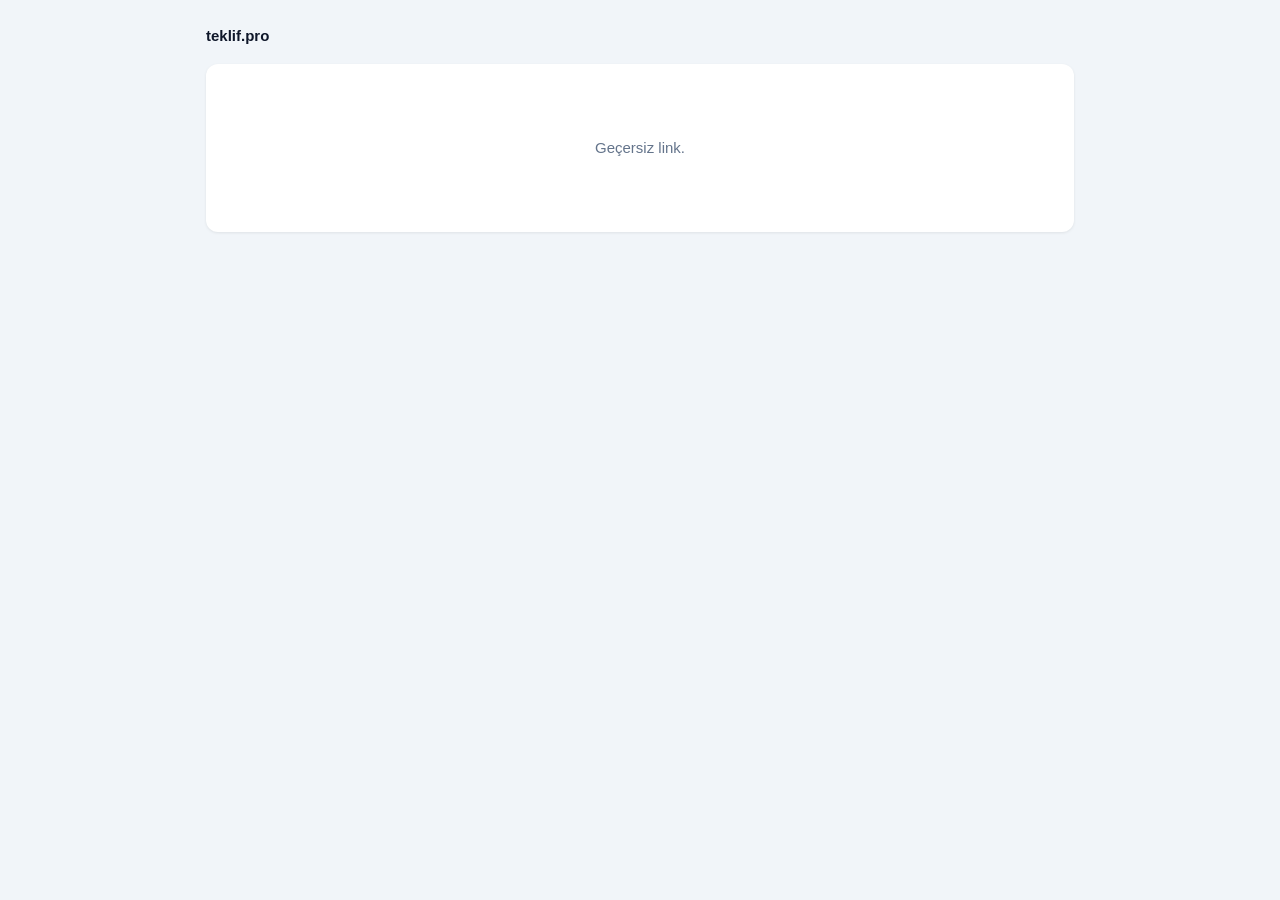
<file: view.html>
<!doctype html>
<html lang="tr">
<head>
<meta charset="utf-8">
<meta name="viewport" content="width=device-width, initial-scale=1">
<title>Proforma Teklif · teklif.pro</title>
<link rel="stylesheet" href="styles.css?v=9">
<style>
  body { background:#f1f5f9; }
  .view-wrap { max-width:900px; margin:0 auto; padding:24px 16px 64px; }
  .view-bar { display:flex; justify-content:space-between; align-items:center; margin-bottom:16px; gap:12px; flex-wrap:wrap; }
  .view-brand { font-weight:700; color:#0f172a; }
  .view-card { background:#fff; border-radius:12px; box-shadow:0 1px 3px rgba(0,0,0,.08); padding:8px; }
  .view-msg { text-align:center; padding:64px 16px; color:#64748b; }
  .view-yanit { margin-top:16px; background:#fff; border-radius:12px; box-shadow:0 1px 3px rgba(0,0,0,.08); padding:20px; text-align:center; }
  .view-yanit p { margin:0 0 14px; color:#334155; }
  .view-yanit-btns { display:flex; gap:10px; justify-content:center; flex-wrap:wrap; }
  .view-yanit-btns .btn { min-width:150px; justify-content:center; }
  .view-yanit-sonuc { font-weight:600; }
  @media print { .view-yanit { display:none; } }
  @media print { .view-bar, body { background:#fff; } .view-bar { display:none; } .view-card { box-shadow:none; padding:0; } }
</style>
</head>
<body>
<div class="view-wrap">
  <div class="view-bar">
    <span class="view-brand">teklif.pro</span>
    <button id="pdf-btn" class="btn btn-primary" style="display:none" onclick="teklifPDF()">⬇ PDF İndir</button>
  </div>
  <div id="view-content" class="view-card"><div class="view-msg">Teklif yükleniyor…</div></div>
  <div id="view-yanit" class="view-yanit" style="display:none"></div>
</div>
<div id="print-root"></div>

<script src="js/helpers.js?v=9"></script>
<script src="js/security.js?v=9"></script>
<script src="js/proforma.js?v=9"></script>
<script>
'use strict';
// view.html giriş yapmadan çalışır — veri teklife gömülü snapshot'lardan okunur.
const PB = (function() {
  // db.js yüklüyse oradan al, yoksa sabit adres
  if (typeof pbBaseUrl === 'function') return pbBaseUrl();
  return 'https://db.teklifpro.tr';
})();

// renderProforma'nın beklediği global'leri snapshot'tan besle
var state = { teklifler: [], currentTeklifId: null };
function getMusteriById() { const t = state.teklifler[0]; return t && t.musteriSnapshot ? t.musteriSnapshot : null; }
function getFirmaById()   { const t = state.teklifler[0]; return t && t.saticiFirmaSnapshot ? t.saticiFirmaSnapshot : null; }
function getVarsayilanFirma() { return getFirmaById(); }
function toast(){}

function getKod() {
  const p = new URLSearchParams(location.search);
  return (p.get('kod') || '').trim();
}

async function loadTeklif() {
  const box = document.getElementById('view-content');
  const kod = getKod();
  if (!kod) { box.innerHTML = '<div class="view-msg">Geçersiz link.</div>'; return; }
  try {
    // kod hem filter'da (sorgu) hem query param'da (API kuralı doğrulaması) gönderilir
    const safeKod = kod.replace(/[^a-zA-Z0-9]/g, '');
    const url = PB + '/api/collections/teklifler/records?perPage=1&kod=' +
                encodeURIComponent(safeKod) + '&filter=' +
                encodeURIComponent('paylasimKodu="' + safeKod + '"');
    const res = await fetch(url);
    const data = await res.json().catch(() => ({}));
    const rec = data.items && data.items[0];
    if (!res.ok || !rec) { box.innerHTML = '<div class="view-msg">Teklif bulunamadı veya kaldırılmış.</div>'; return; }
    // PocketBase kaydı app'in teklif objesi: json alanlar string gelebilir, parse et
    ['kalemler','saticiFirmaSnapshot','musteriSnapshot'].forEach(k => {
      if (typeof rec[k] === 'string') { try { rec[k] = JSON.parse(rec[k]); } catch(e){} }
    });
    const pbId = rec.id; // PocketBase kayıt id'si (PATCH için) — altta localId ile ezilecek
    rec.id = rec.localId || rec.id;
    state.teklifler = [rec];
    state.currentTeklifId = rec.id;
    box.innerHTML = renderProforma(rec.id);
    document.getElementById('pdf-btn').style.display = '';
    // Görüntülenme sayacı +1 (best-effort; kural sadece kod eşleşen kayda bu iki alana yazıma izin verir)
    bumpGoruntulenme(pbId, safeKod, rec.goruntulenme || 0);
    renderYanit(rec, pbId, safeKod);
  } catch (e) {
    box.innerHTML = '<div class="view-msg">Teklif yüklenemedi. Daha sonra tekrar deneyin.</div>';
  }
}

async function bumpGoruntulenme(pbId, safeKod, mevcut) {
  try {
    await fetch(PB + '/api/collections/teklifler/records/' + encodeURIComponent(pbId) +
                '?kod=' + encodeURIComponent(safeKod), {
      method: 'PATCH',
      headers: { 'Content-Type': 'application/json' },
      body: JSON.stringify({ goruntulenme: (mevcut || 0) + 1, sonGoruntuleme: new Date().toISOString() }),
    });
  } catch (e) { /* sessiz: sayaç kritik değil */ }
}
// Müşteri yanıtı: onay / ret (bir kez verilir; kural boş musteriYanit'i şart koşar)
function suresiGecti(t) {
  if (!t.gecerlilik) return false;
  const son = new Date(t.gecerlilik);
  if (isNaN(son)) return false;
  son.setHours(23, 59, 59, 999);
  return Date.now() > son.getTime();
}
function renderYanit(rec, pbId, safeKod) {
  const box = document.getElementById('view-yanit');
  box.style.display = '';
  if (rec.musteriYanit) {
    const ad = rec.musteriYanit === 'onaylandi' ? '✅ Bu teklifi onayladınız.' : '❌ Bu teklifi reddettiniz.';
    box.innerHTML = `<p class="view-yanit-sonuc">${ad}</p><p style="margin:0;font-size:.85rem;color:#64748b">${escHtml(formatTarihSaat(rec.musteriYanitTarih || ''))}</p>`;
    return;
  }
  if (suresiGecti(rec)) {
    box.innerHTML = '<p style="margin:0">Bu teklifin geçerlilik süresi dolmuştur. Güncel teklif için satıcıyla iletişime geçin.</p>';
    return;
  }
  box.innerHTML = `<p>Teklifi inceledikten sonra yanıtınızı iletebilirsiniz.</p>
    <div class="view-yanit-btns">
      <button class="btn btn-primary" onclick="yanitVer('onaylandi')">✓ Teklifi Onayla</button>
      <button class="btn btn-ghost" onclick="yanitVer('reddedildi')">Reddet</button>
    </div>`;
  window.yanitVer = async (yanit) => {
    const soru = yanit === 'onaylandi' ? 'Teklifi onaylamak istediğinize emin misiniz?' : 'Teklifi reddetmek istediğinize emin misiniz?';
    if (!confirm(soru)) return;
    box.querySelectorAll('button').forEach(b => b.disabled = true);
    const tarih = new Date().toISOString();
    try {
      const res = await fetch(PB + '/api/collections/teklifler/records/' + encodeURIComponent(pbId) +
                              '?kod=' + encodeURIComponent(safeKod), {
        method: 'PATCH',
        headers: { 'Content-Type': 'application/json' },
        body: JSON.stringify({ musteriYanit: yanit, musteriYanitTarih: tarih }),
      });
      if (!res.ok) throw new Error(res.status);
      renderYanit({ ...rec, musteriYanit: yanit, musteriYanitTarih: tarih }, pbId, safeKod);
    } catch (e) {
      box.querySelectorAll('button').forEach(b => b.disabled = false);
      alert('Yanıtınız kaydedilemedi. Lütfen daha sonra tekrar deneyin veya satıcıyla iletişime geçin.');
    }
  };
}
loadTeklif();
</script>
</body>
</html>
</file>
<file: styles.css>
/* =========================================================
   CSS CUSTOM PROPERTIES — Design Tokens
   Next.js: tailwind.config.ts extend.colors'a taşınacak
   ========================================================= */
:root {
  --bg:           #f5f5f7;
  --surface:      #ffffff;
  --surface2:     #f0f0f4;
  --surface3:     #e8e8ee;
  --border:       #e0e0e8;
  --border-light: #c8c8d8;
  --text:         #111118;
  --text-muted:   #555568;
  --text-dim:     #9999b0;
  --accent:       #059669;
  --accent-dim:   #047857;
  --accent-glow:  rgba(5,150,105,0.10);
  --accent-rgb:   5,150,105;
  --danger:       #e03131;
  --success:      #2f9e44;
  --warning:      #e67700;
  --info:         #1971c2;
  --radius:       10px;
  --radius-lg:    16px;
  --shadow:       0 1px 4px rgba(0,0,0,0.06), 0 4px 20px rgba(0,0,0,0.08);
  --shadow-sm:    0 1px 3px rgba(0,0,0,0.07);
  --font-display: 'Syne', sans-serif;
  --font-body:    'DM Sans', sans-serif;
  --sidebar-w:    220px;
  --topbar-h:     64px;
}
/* Renk temaları */
[data-color="mavi"]    { --accent:#2563eb; --accent-dim:#1d4ed8; --accent-glow:rgba(37,99,235,.10);  --accent-rgb:37,99,235; }
[data-color="mor"]     { --accent:#7c3aed; --accent-dim:#6d28d9; --accent-glow:rgba(124,58,237,.10); --accent-rgb:124,58,237; }
[data-color="yesil"]   { --accent:#059669; --accent-dim:#047857; --accent-glow:rgba(5,150,105,.10);  --accent-rgb:5,150,105; }
[data-color="turuncu"] { --accent:#ea580c; --accent-dim:#c2410c; --accent-glow:rgba(234,88,12,.10);  --accent-rgb:234,88,12; }
[data-color="siyah"]   { --accent:#111118; --accent-dim:#000000; --accent-glow:rgba(17,17,24,.08);   --accent-rgb:17,17,24; }
[data-color="pembe"]   { --accent:#db2777; --accent-dim:#be185d; --accent-glow:rgba(219,39,119,.10); --accent-rgb:219,39,119; }
/* Font temaları */
[data-font="syne"]     { --font-display:'Syne',sans-serif;           --font-body:'DM Sans',sans-serif; }
[data-font="playfair"] { --font-display:'Playfair Display',serif;    --font-body:'Lato',sans-serif; }
[data-font="space"]    { --font-display:'Space Grotesk',sans-serif;  --font-body:'Inter',sans-serif; }
[data-font="fraunces"] { --font-display:'Fraunces',serif;            --font-body:'Nunito',sans-serif; }
[data-font="bebas"]    { --font-display:'Bebas Neue',sans-serif;     --font-body:'Barlow',sans-serif; }
[data-font="outfit"]   { --font-display:'Outfit',sans-serif;         --font-body:'Poppins',sans-serif; }

/* =========================================================
   RESET & BASE
   ========================================================= */
*, *::before, *::after { box-sizing: border-box; margin: 0; padding: 0; }
html { font-size: 15px; }
body {
  font-family: var(--font-body);
  background: var(--bg);
  color: var(--text);
  line-height: 1.6;
  overflow-x: hidden;
  min-height: 100vh;
}
button { cursor: pointer; font-family: var(--font-body); border: none; outline: none; }
input, textarea, select { font-family: var(--font-body); outline: none; border: none; }
a { text-decoration: none; color: inherit; }
img { max-width: 100%; }
ul { list-style: none; }

/* =========================================================
   SCROLLBAR
   ========================================================= */
::-webkit-scrollbar { width: 6px; }
::-webkit-scrollbar-track { background: var(--surface2); }
::-webkit-scrollbar-thumb { background: var(--border-light); border-radius: 3px; }
::-webkit-scrollbar-thumb:hover { background: var(--text-dim); }

/* =========================================================
   LAYOUT
   ========================================================= */
.app-shell {
  display: flex;
  height: 100vh;
  height: 100dvh; /* mobil tarayıcı adres çubuğu 100vh'yi taşırır → header kayar */
  overflow: hidden;
}

/* =========================================================
   SIDEBAR
   Next.js: components/layout/Sidebar.tsx
   ========================================================= */
.sidebar {
  width: var(--sidebar-w);
  background: var(--surface);
  border-right: 1px solid var(--border);
  display: flex;
  flex-direction: column;
  flex-shrink: 0;
  z-index: 100;
}

.sidebar-logo {
  padding: 0 20px;
  height: var(--topbar-h);
  display: flex;
  flex-direction: column;
  justify-content: center;
  border-bottom: 1px solid var(--border);
  flex-shrink: 0;
}
.sidebar-logo .brand {
  font-family: var(--font-display);
  font-weight: 800;
  font-size: 1.15rem;
  letter-spacing: -0.02em;
  color: var(--text);
}
.sidebar-logo .brand span {
  color: var(--accent);
}
.sidebar-logo .tagline {
  font-size: 0.72rem;
  color: var(--text-dim);
  margin-top: 2px;
  letter-spacing: 0.06em;
  text-transform: uppercase;
}

.sidebar-nav {
  flex: 1;
  padding: 16px 12px;
  display: flex;
  flex-direction: column;
  gap: 2px;
  overflow-y: auto;
}

/* Next.js: NavItem component */
.nav-item {
  display: flex;
  align-items: center;
  gap: 10px;
  padding: 10px 12px;
  border-radius: var(--radius);
  font-family: var(--font-body);
  font-size: 0.88rem;
  font-weight: 400;
  color: var(--text-muted);
  transition: all 0.15s ease;
  cursor: pointer;
}
.nav-item:hover {
  background: var(--surface2);
  color: var(--text);
}
.nav-item.active {
  background: var(--accent-glow);
  color: var(--accent);
  font-weight: 500;
}
.nav-item.active .nav-icon { opacity: 1; }
.nav-icon {
  width: 18px;
  height: 18px;
  opacity: 0.5;
  flex-shrink: 0;
  transition: opacity 0.15s;
}
.nav-item:hover .nav-icon { opacity: 0.8; }

.nav-divider {
  height: 1px;
  background: var(--border);
  margin: 8px 0;
}

.nav-badge {
  margin-left: auto;
  background: var(--accent);
  color: #fff;
  font-size: 0.65rem;
  font-weight: 700;
  padding: 1px 6px;
  border-radius: 999px;
}

.sidebar-footer {
  padding: 14px 16px;
  border-top: 1px solid var(--border);
  font-size: 0.75rem;
  color: var(--text-dim);
  display: flex;
  align-items: center;
  justify-content: space-between;
  gap: 8px;
}

/* =========================================================
   MAIN CONTENT
   ========================================================= */
.main-area {
  flex: 1;
  min-width: 0; /* geniş tablolar flex öğesini taşırıp sayfayı yatay kaydırmasın */
  display: flex;
  flex-direction: column;
  overflow: hidden;
  background: var(--bg);
}

/* =========================================================
   TOPBAR
   Next.js: components/layout/TopBar.tsx
   ========================================================= */
.topbar {
  height: var(--topbar-h);
  background: var(--surface);
  border-bottom: 1px solid var(--border);
  display: flex;
  align-items: center;
  padding: 0 28px;
  gap: 16px;
  flex-shrink: 0;
}
.topbar-title {
  font-family: var(--font-display);
  font-weight: 600;
  font-size: 1rem;
  color: var(--text);
  letter-spacing: -0.01em;
}
.topbar-sub {
  font-family: var(--font-body);
  font-size: 0.78rem;
  color: var(--text-dim);
  margin-left: 2px;
}
.topbar-actions { margin-left: auto; display: flex; gap: 10px; align-items: center; }

/* =========================================================
   CONTENT AREA
   ========================================================= */
.content {
  flex: 1;
  overflow-y: auto;
  padding: 28px;
}

/* Pages — displayed/hidden via JS */
.page { display: none; }
.page.active { display: block; animation: fadeIn 0.2s ease; }

@keyframes fadeIn {
  from { opacity: 0; transform: translateY(8px); }
  to   { opacity: 1; transform: translateY(0); }
}

/* =========================================================
   BUTTONS
   Next.js: components/ui/Button.tsx
   ========================================================= */
.btn {
  display: inline-flex;
  align-items: center;
  gap: 7px;
  padding: 9px 18px;
  border-radius: var(--radius);
  font-size: 0.85rem;
  font-weight: 500;
  transition: all 0.15s ease;
  cursor: pointer;
}
.btn-primary {
  background: var(--accent);
  color: #fff;
  font-weight: 600;
}
.btn-primary:hover { background: var(--accent-dim); transform: translateY(-1px); }
.btn-ghost {
  background: transparent;
  color: var(--text-muted);
  border: 1px solid var(--border);
}
.btn-ghost:hover { background: var(--surface2); color: var(--text); border-color: var(--border-light); }
.btn-danger {
  background: rgba(255,71,87,0.12);
  color: var(--danger);
  border: 1px solid rgba(255,71,87,0.2);
}
.btn-danger:hover { background: rgba(255,71,87,0.2); }
.btn-sm { padding: 6px 12px; font-size: 0.78rem; }
.btn-icon {
  width: 34px; height: 34px; padding: 0;
  display: inline-flex; align-items: center; justify-content: center;
  border-radius: 8px;
}

/* =========================================================
   CARDS
   ========================================================= */
.card {
  background: var(--surface);
  border: 1px solid var(--border);
  border-radius: var(--radius-lg);
  padding: 20px;
}

.card-header {
  display: flex;
  align-items: center;
  justify-content: space-between;
  margin-bottom: 16px;
}
.card-title {
  font-family: var(--font-display);
  font-weight: 600;
  font-size: 0.95rem;
  color: var(--text);
}

/* =========================================================
   STAT CARDS — Dashboard
   Next.js: components/dashboard/StatCard.tsx
   ========================================================= */
.stats-grid {
  display: grid;
  grid-template-columns: repeat(auto-fill, minmax(220px, 1fr));
  gap: 16px;
  margin-bottom: 28px;
}
.stat-card {
  background: var(--surface);
  border: 1px solid var(--border);
  border-radius: var(--radius-lg);
  padding: 20px;
  position: relative;
  overflow: hidden;
  transition: border-color 0.2s;
}
.stat-card:hover { border-color: var(--border-light); }
.stat-card::after {
  content: '';
  position: absolute;
  top: 0; right: 0;
  width: 60px; height: 60px;
  background: var(--accent-glow);
  border-radius: 50%;
  transform: translate(20px, -20px);
}.stat-label {
  font-family: var(--font-body);
  font-size: 0.73rem;
  text-transform: uppercase;
  letter-spacing: 0.08em;
  color: var(--text-dim);
  margin-bottom: 8px;
}
.stat-value {
  font-family: var(--font-display);
  font-size: 2rem;
  font-weight: 700;
  color: var(--text);
  letter-spacing: -0.03em;
  line-height: 1;
}
.stat-sub {
  font-family: var(--font-body);
  font-size: 0.75rem;
  color: var(--text-muted);
  margin-top: 6px;
}

/* =========================================================
   TABLE
   Next.js: components/ui/DataTable.tsx
   ========================================================= */
.table-wrap {
  overflow-x: auto;
  border-radius: var(--radius-lg);
  border: 1px solid var(--border);
}
table {
  width: 100%;
  border-collapse: collapse;
  font-family: var(--font-body);
  font-size: 0.85rem;
}
thead th {
  background: var(--surface2);
  padding: 11px 16px;
  text-align: left;
  font-family: var(--font-body);
  font-size: 0.72rem;
  text-transform: uppercase;
  letter-spacing: 0.07em;
  color: var(--text-dim);
  white-space: nowrap;
}
tbody tr {
  border-top: 1px solid var(--border);
  transition: background 0.1s;
}
tbody tr:hover { background: var(--surface2); }
tbody td {
  padding: 12px 16px;
  font-family: var(--font-body);
  color: var(--text-muted);
  vertical-align: middle;
}
tbody td:first-child { color: var(--text); font-weight: 500; }
.td-actions { display: flex; gap: 6px; align-items: center; }

/* =========================================================
   BADGE
   Next.js: components/ui/Badge.tsx
   ========================================================= */
.badge {
  display: inline-flex;
  align-items: center;
  padding: 3px 9px;
  border-radius: 999px;
  font-family: var(--font-body);
  font-size: 0.72rem;
  font-weight: 600;
  letter-spacing: 0.03em;
}
.badge-green  { background: rgba(46,213,115,0.12); color: var(--success); }
.badge-yellow { background: rgba(255,165,2,0.12);  color: var(--warning); }
.badge-red    { background: rgba(255,71,87,0.12);  color: var(--danger); }
.badge-blue   { background: rgba(30,144,255,0.12); color: var(--info); }
.badge-gray   { background: var(--surface3); color: var(--text-muted); }

/* =========================================================
   FORMS
   Next.js: components/ui/Input.tsx, Select.tsx, Textarea.tsx
   ========================================================= */
.form-grid {
  display: grid;
  grid-template-columns: repeat(auto-fill, minmax(240px, 1fr));
  gap: 16px;
}
.form-full { grid-column: 1 / -1; }

.form-field {
  display: flex;
  flex-direction: column;
  gap: 6px;
}
.form-label {
  font-family: var(--font-body);
  font-size: 0.75rem;
  font-weight: 500;
  color: var(--text-muted);
  text-transform: uppercase;
  letter-spacing: 0.06em;
}
.form-input {
  background: var(--surface2);
  border: 1px solid var(--border);
  border-radius: var(--radius);
  padding: 10px 14px;
  color: var(--text);
  font-size: 0.88rem;
  transition: border-color 0.15s, box-shadow 0.15s;
  width: 100%;
}
.form-input:focus {
  border-color: var(--accent);
  box-shadow: 0 0 0 3px var(--accent-glow);
}
.form-input::placeholder { color: var(--text-dim); }
select.form-input {
  appearance: none;
  background-image: url("data:image/svg+xml,%3Csvg xmlns='http://www.w3.org/2000/svg' width='12' height='12' viewBox='0 0 24 24' fill='none' stroke='%237c7c8f' stroke-width='2'%3E%3Cpolyline points='6 9 12 15 18 9'%3E%3C/polyline%3E%3C/svg%3E");
  background-repeat: no-repeat;
  background-position: right 12px center;
  padding-right: 36px;
  cursor: pointer;
}
textarea.form-input { resize: vertical; min-height: 80px; }

/* =========================================================
   MODAL
   Next.js: components/ui/Modal.tsx
   ========================================================= */
.modal-overlay {
  display: none;
  position: fixed;
  inset: 0;
  background: rgba(0,0,0,0.7);
  z-index: 1000;
  align-items: center;
  justify-content: center;
  backdrop-filter: blur(4px);
  animation: fadeIn 0.15s ease;
}
.modal-overlay.open { display: flex; }
.modal {
  background: var(--surface);
  border: 1px solid var(--border-light);
  border-radius: var(--radius-lg);
  width: 90%;
  max-width: 560px;
  max-height: 90vh;
  overflow-y: auto;
  box-shadow: var(--shadow);
  animation: slideUp 0.2s ease;
}
.modal-lg { max-width: 800px; }
@keyframes slideUp {
  from { transform: translateY(20px); opacity: 0; }
  to   { transform: translateY(0); opacity: 1; }
}
.modal-header {
  padding: 20px 24px 16px;
  border-bottom: 1px solid var(--border);
  display: flex;
  align-items: center;
  justify-content: space-between;
}
.modal-title {
  font-family: var(--font-display);
  font-size: 1rem;
  font-weight: 600;
}
.modal-close {
  background: none;
  color: var(--text-dim);
  font-size: 1.3rem;
  line-height: 1;
  padding: 4px;
  border-radius: 6px;
  transition: color 0.15s, background 0.15s;
}
.modal-close:hover { color: var(--text); background: var(--surface3); }
.modal-body { padding: 24px; }
.modal-footer {
  padding: 16px 24px;
  border-top: 1px solid var(--border);
  display: flex;
  justify-content: flex-end;
  gap: 10px;
}

/* =========================================================
   TOAST
   Next.js: components/ui/Toast.tsx (react-hot-toast wrapper)
   ========================================================= */
.toast-container {
  position: fixed;
  bottom: 24px;
  right: 24px;
  z-index: 9999;
  display: flex;
  flex-direction: column;
  gap: 8px;
}
.toast {
  background: var(--surface2);
  border: 1px solid var(--border-light);
  border-radius: var(--radius);
  padding: 12px 16px;
  font-size: 0.85rem;
  color: var(--text);
  box-shadow: var(--shadow);
  display: flex;
  align-items: center;
  gap: 10px;
  min-width: 280px;
  animation: slideIn 0.25s ease;
}
@keyframes slideIn {
  from { transform: translateX(100%); opacity: 0; }
  to   { transform: translateX(0); opacity: 1; }
}
.toast-icon { font-size: 1rem; }
.toast-success .toast-icon::before { content: '✓'; color: var(--success); }
.toast-error   .toast-icon::before { content: '✕'; color: var(--danger); }

/* =========================================================
   EMPTY STATE
   Next.js: components/ui/EmptyState.tsx
   ========================================================= */
.empty-state {
  text-align: center;
  padding: 60px 20px;
  color: var(--text-dim);
}
.empty-icon {
  font-size: 2.5rem;
  margin-bottom: 14px;
  display: block;
  opacity: 0.4;
}
.empty-state h3 {
  font-family: var(--font-display);
  font-size: 1rem;
  color: var(--text-muted);
  margin-bottom: 8px;
}
.empty-state p { font-family: var(--font-body); font-size: 0.84rem; }

/* =========================================================
   PRODUCT CARD — Ürünlerim
   Next.js: components/product/ProductCard.tsx
   ========================================================= */
.product-grid {
  display: grid;
  grid-template-columns: repeat(auto-fill, minmax(240px, 1fr));
  gap: 16px;
}
.product-card {
  background: var(--surface);
  border: 1px solid var(--border);
  border-radius: var(--radius-lg);
  overflow: hidden;
  transition: border-color 0.2s, transform 0.15s;
}
.product-card:hover {
  border-color: var(--border-light);
  transform: translateY(-2px);
}
.product-img {
  width: 100%;
  height: 150px;
  object-fit: cover;
  background: var(--surface3);
  display: flex;
  align-items: center;
  justify-content: center;
  color: var(--text-dim);
  font-size: 2rem;
}
.product-img img { width: 100%; height: 100%; object-fit: cover; }
.product-info { padding: 14px; }
.product-name {
  font-family: var(--font-body);
  font-weight: 600;
  font-size: 0.9rem;
  color: var(--text);
  margin-bottom: 4px;
}
.product-desc {
  font-family: var(--font-body);
  font-size: 0.78rem;
  color: var(--text-muted);
  margin-bottom: 10px;
  line-height: 1.5;
}
.product-footer {
  display: flex;
  align-items: center;
  justify-content: space-between;
}
.product-price {
  font-family: var(--font-display);
  font-size: 1rem;
  font-weight: 700;
  color: var(--accent);
}

/* =========================================================
   WİZARD ARAMA + LİSTE
   Next.js: components/teklif/WizardMusteri.tsx, WizardUrun.tsx
   ========================================================= */
.wiz-search-bar {
  display: flex;
  align-items: center;
  gap: 10px;
  padding: 12px 16px;
  border-bottom: 1px solid var(--border);
  background: var(--surface2);
}

/* Müşteri / Ürün liste satırları */
.wiz-list { max-height: 340px; overflow-y: auto; }

.wiz-item {
  display: flex;
  align-items: center;
  gap: 12px;
  padding: 12px 16px;
  border-bottom: 1px solid var(--border);
  cursor: pointer;
  transition: background 0.12s;
  -webkit-tap-highlight-color: transparent;
  position: relative;
}
.wiz-item:last-child { border-bottom: none; }
.wiz-item:hover { background: var(--surface2); }
.wiz-item.selected {
  background: var(--accent-glow);
}
.wiz-item.selected::before {
  content: '';
  position: absolute;
  left: 0; top: 0; bottom: 0;
  width: 3px;
  background: var(--accent);
  border-radius: 0 2px 2px 0;
}

/* Avatar daire */
.wiz-avatar {
  width: 36px; height: 36px;
  border-radius: 50%;
  background: var(--surface3);
  border: 1px solid var(--border);
  display: flex; align-items: center; justify-content: center;
  font-size: 0.85rem;
  font-weight: 700;
  color: var(--text-muted);
  flex-shrink: 0;
  font-family: var(--font-display);
  transition: background 0.12s, color 0.12s;
}
.wiz-item.selected .wiz-avatar {
  background: var(--accent);
  color: white;
  border-color: var(--accent);
}

/* Ürün küçük görsel */
.wiz-urun-img {
  width: 36px; height: 36px;
  border-radius: 6px;
  object-fit: cover;
  border: 1px solid var(--border);
  flex-shrink: 0;
  background: var(--surface3);
}
.wiz-urun-img-placeholder {
  width: 36px; height: 36px;
  border-radius: 6px;
  background: var(--surface3);
  border: 1px solid var(--border);
  display: flex; align-items: center; justify-content: center;
  font-size: 1rem;
  flex-shrink: 0;
}

.wiz-item-main { flex: 1; min-width: 0; }
.wiz-item-title {
  font-family: var(--font-body);
  font-weight: 600;
  font-size: 0.88rem;
  color: var(--text);
  white-space: nowrap;
  overflow: hidden;
  text-overflow: ellipsis;
}
.wiz-item-sub {
  font-family: var(--font-body);
  font-size: 0.75rem;
  color: var(--text-muted);
  margin-top: 1px;
  white-space: nowrap;
  overflow: hidden;
  text-overflow: ellipsis;
}
.wiz-item-right {
  display: flex;
  flex-direction: column;
  align-items: flex-end;
  gap: 3px;
  flex-shrink: 0;
}
.wiz-item-price {
  font-family: var(--font-display);
  font-size: 0.88rem;
  font-weight: 700;
  color: var(--accent);
}
.wiz-check-icon {
  width: 20px; height: 20px;
  border-radius: 50%;
  border: 2px solid var(--border-light);
  background: var(--surface3);
  display: flex; align-items: center; justify-content: center;
  font-size: 0.65rem;
  color: transparent;
  flex-shrink: 0;
  transition: all 0.15s;
}
.wiz-item.selected .wiz-check-icon {
  background: var(--accent);
  border-color: var(--accent);
  color: white;
}
.wiz-item.selected .wiz-check-icon::after { content: '✓'; font-weight: 700; }

/* Seçili müşteri bandı */
.wiz-selected-band {
  display: flex;
  align-items: center;
  gap: 12px;
  padding: 10px 16px;
  background: var(--accent-glow);
  border-bottom: 1px solid rgba(var(--accent-rgb),.2);
}
.wiz-selected-band-label {
  font-size: 0.68rem;
  text-transform: uppercase;
  letter-spacing: .08em;
  color: var(--accent);
  font-weight: 600;
  flex-shrink: 0;
}
.wiz-selected-band-name {
  font-weight: 600;
  font-size: 0.88rem;
  color: var(--text);
  flex: 1;
}
.wiz-selected-band-clear {
  background: none;
  border: none;
  color: var(--text-dim);
  cursor: pointer;
  font-size: 0.85rem;
  padding: 2px 6px;
  border-radius: 4px;
  transition: color 0.12s, background 0.12s;
  flex-shrink: 0;
}
.wiz-selected-band-clear:hover { color: var(--danger); background: rgba(224,49,49,.08); }

/* Highlight eşleşen metin */
.hl { background: var(--accent-glow); color: var(--accent); border-radius: 2px; font-weight: 700; }

/* =========================================================
   WIZARD
   Next.js: components/teklif/TeklifWizard.tsx
   ========================================================= */
.wizard-steps {
  display: flex;
  gap: 0;
  margin-bottom: 28px;
}
.wizard-step {
  display: flex;
  align-items: center;
  gap: 8px;
  padding: 10px 16px;
  font-size: 0.82rem;
  font-weight: 500;
  color: var(--text-dim);
  border-bottom: 2px solid var(--border);
  flex: 1;
  transition: all 0.2s;
}
.wizard-step.active {
  color: var(--accent);
  border-bottom-color: var(--accent);
}
.wizard-step.done {
  color: var(--success);
  border-bottom-color: var(--success);
}
.step-num {
  width: 22px; height: 22px;
  border-radius: 50%;
  background: var(--surface3);
  display: flex;
  align-items: center;
  justify-content: center;
  font-size: 0.72rem;
  font-weight: 700;
  flex-shrink: 0;
  transition: all 0.2s;
}
.wizard-step.active .step-num { background: var(--accent); color: #fff; }
.wizard-step.done .step-num { background: var(--success); color: #fff; }

.wizard-panel { display: none; }
.wizard-panel.active { display: block; animation: fadeIn 0.2s ease; }

/* Kalemler tablosu */
.kalem-table { width: 100%; border-collapse: collapse; font-size: 0.84rem; }
.kalem-table th {
  padding: 8px 10px;
  background: var(--surface2);
  color: var(--text-dim);
  font-size: 0.72rem;
  text-transform: uppercase;
  letter-spacing: 0.06em;
  text-align: left;
}
.kalem-table td { padding: 8px 10px; border-top: 1px solid var(--border); }
.kalem-input {
  background: var(--surface3);
  border: 1px solid var(--border);
  border-radius: 6px;
  padding: 6px 10px;
  color: var(--text);
  font-size: 0.84rem;
  width: 100%;
  transition: border-color 0.15s;
}
.kalem-input:focus { border-color: var(--accent); }

/* =========================================================
   PROFORMA ÖNIZLEME
   Next.js: components/teklif/ProformaPreview.tsx
   Dikkat: Bu bölüm window.print() ile PDF olarak basılır.
   ========================================================= */
.proforma-preview {
  background: white;
  color: #1a1a2e;
  border-radius: var(--radius-lg);
  overflow: hidden;
  font-family: var(--font-body);
  border: 1px solid var(--border);
  max-width: 820px;
  margin: 0 auto;
}
.proforma-header {
  background: #ffffff;
  color: #1a1a2e;
  padding: 32px 40px;
  display: flex;
  justify-content: space-between;
  align-items: flex-start;
  border-bottom: 2px solid #1a1a2e;
}
.proforma-firma-ad {
  font-family: var(--font-display);
  font-size: 1.6rem;
  font-weight: 800;
  letter-spacing: -0.02em;
  color: #1a1a2e;
}
.proforma-firma-ad span { color: #059669; }
.proforma-firma-info { font-size: 0.78rem; color: #555; margin-top: 6px; line-height: 1.8; }
.proforma-meta { text-align: right; }
.proforma-meta .label {
  font-size: 0.65rem;
  text-transform: uppercase;
  letter-spacing: 0.1em;
  color: #888;
  margin-bottom: 4px;
}
.proforma-meta .teklif-no {
  font-family: var(--font-display);
  font-size: 1.4rem;
  font-weight: 700;
  color: #059669;
}
.proforma-meta .tarih { font-size: 0.82rem; color: #555; margin-top: 4px; }

.proforma-body { padding: 32px 40px; }
.proforma-2col {
  display: grid;
  grid-template-columns: 1fr 1fr;
  gap: 24px;
  margin-bottom: 28px;
}
.proforma-section-title {
  font-size: 0.65rem;
  text-transform: uppercase;
  letter-spacing: 0.1em;
  color: #999;
  border-bottom: 1px solid #eee;
  padding-bottom: 6px;
  margin-bottom: 10px;
}
.proforma-musteri-ad { font-weight: 700; font-size: 0.95rem; color: #1a1a2e; }
.proforma-musteri-detail { font-size: 0.82rem; color: #666; line-height: 1.8; }

.proforma-table { width: 100%; border-collapse: collapse; margin: 16px 0; font-size: 0.85rem; }
.proforma-table th {
  background: #f5f5f8;
  padding: 10px 14px;
  text-align: left;
  font-size: 0.72rem;
  text-transform: uppercase;
  letter-spacing: 0.07em;
  color: #666;
}
.proforma-table td {
  padding: 12px 14px;
  border-bottom: 1px solid #f0f0f4;
  color: #333;
  vertical-align: middle;
}
.proforma-table td:first-child { font-weight: 600; color: #1a1a2e; }
.proforma-table .num { text-align: right; font-variant-numeric: tabular-nums; }

.proforma-totals {
  margin-left: auto;
  width: 280px;
  margin-top: 8px;
}
.total-row {
  display: flex;
  justify-content: space-between;
  padding: 7px 0;
  font-size: 0.85rem;
  color: #555;
  border-bottom: 1px solid #f0f0f4;
}
.total-row.grand {
  font-size: 1rem;
  font-weight: 700;
  color: #1a1a2e;
  border-bottom: none;
  border-top: 2px solid #1a1a2e;
  margin-top: 4px;
  padding-top: 10px;
}
.total-row.kur-row {
  font-size: 0.78rem;
  color: #888;
  font-style: italic;
}
.proforma-not {
  background: #f9f9fc;
  border-left: 3px solid #059669;
  border-radius: 0 6px 6px 0;
  padding: 12px 16px;
  font-size: 0.82rem;
  color: #555;
  margin-top: 20px;
  line-height: 1.7;
}
.proforma-footer {
  background: #f5f5f8;
  padding: 14px 40px;
  font-size: 0.75rem;
  color: #999;
  display: flex;
  justify-content: space-between;
  align-items: center;
  gap: 16px;
  flex-wrap: wrap;
  border-top: 1px solid #e8e8f0;
}

/* Header: logo + firma adı yan yana (madde 1) */
.proforma-header-brand {
  display: flex;
  align-items: center;
  gap: 16px;
}
.proforma-logo {
  max-height: 60px;
  max-width: 180px;
  width: auto;
  height: auto;
  object-fit: contain;
}
/* Alıcı/Satıcı kutuları ortak stil */
.proforma-box {
  background: #ffffff;
  border: 1px solid #e8e8f0;
  border-radius: 8px;
  padding: 16px;
}
/* Ürün hücresi: görsel + ad + açıklama (madde 5) */
.proforma-urun-cell {
  display: flex;
  align-items: flex-start;
  gap: 8px;
}
.proforma-urun-ad { font-weight: 600; color: #1a1a2e; }
.proforma-urun-aciklama {
  font-size: 0.72rem;
  color: #888;
  margin-top: 2px;
  line-height: 1.4;
}
/* Ödeme bilgileri: toplamların altında tam genişlik (madde 2) */
.proforma-odeme {
  margin-top: 20px;
  padding: 14px 16px;
  background: #fafafb;
  border: 1px solid #e8e8f0;
  border-radius: 8px;
}
/* Footer firma bilgisi (madde 4) */
.proforma-footer-firma { color: #555; font-weight: 500; }
.proforma-footer-brand { text-align: right; color: #bbb; font-size: 0.7rem; }

/* Ürün görseli proformada */
.proforma-urun-img {
  width: 42px;
  height: 42px;
  object-fit: cover;
  border-radius: 6px;
  border: 1px solid #eee;
  vertical-align: middle;
  margin-right: 8px;
}

/* =========================================================
   FİRMA BİLGİLERİ
   ========================================================= */
.firma-layout {
  display: grid;
  grid-template-columns: 1fr 1fr;
  gap: 20px;
}

/* =========================================================
   SEARCH BAR
   ========================================================= */
.search-bar-wrap {
  display: flex;
  align-items: center;
  gap: 12px;
  margin-bottom: 14px;
}
.search-wrap { position: relative; flex: 1; max-width: 380px; }
.search-icon {
  position: absolute;
  left: 12px;
  top: 50%;
  transform: translateY(-50%);
  color: var(--text-dim);
  pointer-events: none;
}
.search-input {
  background: var(--surface);
  border: 1px solid var(--border);
  border-radius: var(--radius);
  padding: 9px 14px 9px 36px;
  color: var(--text);
  font-size: 0.88rem;
  width: 100%;
  transition: border-color 0.15s, box-shadow 0.15s;
}
.search-input:focus {
  border-color: var(--accent);
  box-shadow: 0 0 0 3px var(--accent-glow);
  outline: none;
}
.search-input::placeholder { color: var(--text-dim); }
.search-count {
  font-size: 0.78rem;
  color: var(--text-dim);
  white-space: nowrap;
  flex-shrink: 0;
}

/* =========================================================
   PRINT STYLES — PDF çıktısı için
   Next.js: /app/api/pdf/[id]/route.ts → Puppeteer ile server-side
   ========================================================= */
@media print {
  /* ── Renk doğruluğu ── */
  * {
    -webkit-print-color-adjust: exact !important;
    print-color-adjust: exact !important;
  }

  /* ── Tüm UI'yı gizle: hiçbir şey yer kaplamasın ── */
  body > *:not(#print-root) {
    display: none !important;
    visibility: hidden !important;
    height: 0 !important;
    overflow: hidden !important;
    margin: 0 !important;
    padding: 0 !important;
  }

  /* ── Baskı kökü: normal akış (çok sayfa için fixed DEĞİL) ── */
  #print-root {
    display: block !important;
    visibility: visible !important;
    position: static !important;   /* fixed çok-sayfada içeriği keser; static akışa bırakır */
    z-index: 99999 !important;
    background: white !important;
    margin: 0 !important;
    padding: 0 !important;
    width: 100% !important;
    height: auto !important;
    overflow: visible !important;
  }
  /* print-root içindeki her şey görünür olsun */
  #print-root, #print-root * {
    visibility: visible !important;
  }

  /* ── Proforma: sınır, yuvarlak köşe kaldır ── */
  .proforma-preview {
    border: none !important;
    border-radius: 0 !important;
    max-width: 100% !important;
    width: 100% !important;
    margin: 0 !important;
    box-shadow: none !important;
  }

  /* ── Sayfa ayarı: A4, üst/alt küçük margin (içerik kenara yapışmasın) ── */
  @page {
    size: A4 portrait;
    margin: 12mm 0;
  }

  /* ── İçerik sayfa kırılmaları ── */
  .proforma-header  { page-break-inside: avoid; break-inside: avoid; }
  .proforma-2col    {
    page-break-inside: avoid; break-inside: avoid;
    display: grid !important;
    grid-template-columns: 1fr 1fr !important;
    gap: 24px !important;
  }
  .proforma-box { break-inside: avoid; }
  .proforma-odeme { page-break-inside: avoid; break-inside: avoid; }

  /* Tablo: uzun listeler sayfalara bölünebilir */
  .proforma-table   { page-break-inside: auto; break-inside: auto; }
  /* Başlık HER sayfada tekrar etsin */
  .proforma-table thead { display: table-header-group; }
  .proforma-table tfoot { display: table-row-group; }
  /* Bir satır asla ikiye bölünmesin */
  .proforma-table tr { page-break-inside: avoid; break-inside: avoid; }
  .proforma-table td, .proforma-table th { page-break-inside: avoid; break-inside: avoid; }
  /* Satır içi ürün görseli sabit boyutlu kalsın */
  .proforma-urun-img { max-height: 40px !important; }

  /* Toplam kutusu ortadan bölünmesin, mümkünse üstteki içerikle kalsın */
  .proforma-totals  { page-break-inside: avoid; break-inside: avoid; }
  /* Not ve footer bütün kalsın */
  .proforma-not     { page-break-inside: avoid; break-inside: avoid; }
  .proforma-footer  { page-break-inside: avoid; break-inside: avoid; }
}

/* Print root — sadece baskıda görünür, ekranda gizli */
#print-root { display: none; }

/* =========================================================
   MOBİL HAMBURGER BUTONU
   Next.js: components/layout/MobileMenuButton.tsx
   ========================================================= */
.mobile-menu-btn {
  display: none;
  width: 40px; height: 40px;
  border-radius: var(--radius);
  background: var(--surface2);
  border: 1px solid var(--border);
  align-items: center;
  justify-content: center;
  cursor: pointer;
  flex-shrink: 0;
  transition: background 0.15s;
  -webkit-tap-highlight-color: transparent;
}
.mobile-menu-btn:hover { background: var(--surface3); }
.hamburger {
  display: flex;
  flex-direction: column;
  gap: 4px;
  width: 18px;
}
.hamburger span {
  display: block;
  height: 2px;
  background: var(--text);
  border-radius: 2px;
  transition: all 0.25s ease;
  transform-origin: center;
}
.sidebar-open .hamburger span:nth-child(1) { transform: translateY(6px) rotate(45deg); }
.sidebar-open .hamburger span:nth-child(2) { opacity: 0; transform: scaleX(0); }
.sidebar-open .hamburger span:nth-child(3) { transform: translateY(-6px) rotate(-45deg); }

/* Sidebar overlay — mobilde sidebar arkasını karartır */
.sidebar-overlay {
  display: none;
  position: fixed;
  inset: 0;
  background: rgba(0,0,0,0.45);
  z-index: 90;
  backdrop-filter: blur(2px);
}
.sidebar-open .sidebar-overlay { display: block; }

/* =========================================================
   BOTTOM NAV — Mobil alt navigasyon (≤640px)
   Next.js: components/layout/BottomNav.tsx
   ========================================================= */
.bottom-nav {
  display: none;
  position: fixed;
  bottom: 0; left: 0; right: 0;
  background: var(--surface);
  border-top: 1px solid var(--border);
  z-index: 200;
  padding: 6px 0 max(6px, env(safe-area-inset-bottom));
  box-shadow: 0 -2px 12px rgba(0,0,0,.07);
}
.bottom-nav-inner {
  display: flex;
  justify-content: space-around;
  align-items: center;
}
.bn-item {
  display: flex;
  flex-direction: column;
  align-items: center;
  gap: 2px;
  padding: 6px 8px;
  border-radius: var(--radius);
  cursor: pointer;
  color: var(--text-dim);
  -webkit-tap-highlight-color: transparent;
  min-width: 52px;
  transition: color 0.15s;
}
.bn-item.active { color: var(--accent); }
.bn-item svg { width: 22px; height: 22px; flex-shrink: 0; }
.bn-label { font-size: 0.6rem; font-weight: 500; white-space: nowrap; }

/* =========================================================
   RESPONSIVE BREAKPOINTS
   Next.js: tailwind sm/md/lg breakpoints ile değiştirilecek
   ========================================================= */

/* ── Tablet (≤900px) ── */
@media (max-width: 900px) {
  :root { --sidebar-w: 200px; }
  .content { padding: 20px; }
  .topbar { padding: 0 20px; }
  .stats-grid { grid-template-columns: repeat(2, 1fr); gap: 12px; }
  .proforma-body { padding: 24px; }
  .proforma-header { padding: 24px; }
  .firma-layout { grid-template-columns: 1fr; }
}

/* ── Büyük mobil (≤768px) ── */
@media (max-width: 768px) {
  .mobile-menu-btn { display: flex; }

  /* Sidebar mobilde drawer olur */
  .sidebar {
    position: fixed;
    top: 0; left: 0; bottom: 0;
    z-index: 100;
    transform: translateX(-100%);
    transition: transform 0.28s cubic-bezier(.4,0,.2,1);
    box-shadow: none;
    width: 260px !important;
  }
  .sidebar-open .sidebar { transform: translateX(0); box-shadow: 4px 0 24px rgba(0,0,0,.12); z-index: 300; } /* alt nav (200) plan rozetini örtmesin */
  .sidebar-open .sidebar-overlay { z-index: 250; }
  .sidebar-footer { padding-bottom: max(14px, env(safe-area-inset-bottom)); }

  .main-area { width: 100%; }
  .content { padding: 16px; }
  .topbar { padding: 0 16px; gap: 10px; }
  .topbar-sub { display: none; }

  /* Tablolar: yatay kaydırma, hücre padding küçült */
  .table-wrap { -webkit-overflow-scrolling: touch; }
  thead th { padding: 9px 12px; font-size: 0.68rem; }
  tbody td { padding: 10px 12px; font-size: 0.82rem; }

  /* Form: tek kolon */
  .form-grid { grid-template-columns: 1fr; }
  .form-full { grid-column: 1; }

  /* Modal: alt sheet gibi aç */
  .modal-overlay { align-items: flex-end; }
  .modal {
    width: 100% !important;
    max-width: 100% !important;
    border-radius: var(--radius-lg) var(--radius-lg) 0 0 !important;
    max-height: 92vh;
    animation: sheetUp 0.28s cubic-bezier(.4,0,.2,1);
    padding-bottom: max(0px, env(safe-area-inset-bottom));
  }
  @keyframes sheetUp {
    from { transform: translateY(100%); }
    to   { transform: translateY(0); }
  }

  /* Stat grid 2 kolon */
  .stats-grid { grid-template-columns: 1fr 1fr; gap: 10px; margin-bottom: 16px; }
  .stat-value { font-size: 1.6rem; }
  .stat-card { padding: 14px; }

  /* Card padding küçült */
  .card { padding: 14px; }
  .card-header { margin-bottom: 12px; }

  /* Ürün grid 2 kolon */
  .product-grid { grid-template-columns: 1fr 1fr; gap: 10px; }
  .product-img { height: 110px; }

  /* Wizard steps: sadece numara göster */
  .wizard-step { padding: 8px 10px; font-size: 0; gap: 0; justify-content: center; }
  .wizard-step .step-num { margin: 0; font-size: 0.72rem; }
  .step-label { display: none; }

  /* Kalem tablosu mobil uyumu */
  .kalem-table th, .kalem-table td { padding: 6px 8px; font-size: 0.78rem; }
  .kalem-input { padding: 5px 7px; font-size: 0.78rem; }

  /* Proforma önizleme */
  .proforma-header { flex-direction: column; gap: 16px; padding: 20px; }
  .proforma-meta { text-align: left; }
  .proforma-body { padding: 16px; }
  .proforma-2col { grid-template-columns: 1fr; gap: 14px; }
  .proforma-totals { width: 100%; }
  .proforma-footer { flex-direction: column; gap: 4px; padding: 14px 16px; }

  /* Firma layout tek kolon */
  .firma-layout { grid-template-columns: 1fr; }

  /* Toast mobil: alta tam genişlik */
  .toast-container { right: 12px; left: 12px; bottom: 80px; }
  .toast { min-width: unset; }

  /* Tasarım sayfası */
  .font-chip { width: 120px; }
  .color-row, .font-row { padding-bottom: 6px; }

  /* Wizard nav butonları */
  .wizard-nav-btns { flex-direction: row; }

  /* Content alt boşluk (bottom nav için) */
  .content { padding-bottom: 80px; }
}

/* ── Küçük mobil (≤480px) ── */
@media (max-width: 480px) {
  html { font-size: 14px; }
  .stats-grid { grid-template-columns: 1fr 1fr; gap: 8px; }
  .stat-value { font-size: 1.4rem; }
  .product-grid { grid-template-columns: 1fr; }
  .topbar-title { font-size: 0.92rem; }

  /* Tablo: kritik olmayan sütunları gizle */
  .hide-mobile { display: none !important; }
  /* Durum: mobilde rozet yerine sadece seçim kutusu (dokunmaya uygun) */
  .durum-cell .badge { display: none; }
  .durum-select { margin-left: 0; font-size: 0.8rem; padding: 6px 4px; }

  /* Butonlar tam genişlik (page header hariç) */
  .modal-footer { flex-direction: column-reverse; gap: 8px; }
  .modal-footer .btn { width: 100%; justify-content: center; }

  /* Proforma: font küçült */
  .proforma-firma-ad { font-size: 1.2rem; }
  .proforma-meta .teklif-no { font-size: 1.1rem; }
}

/* ── iOS zoom önleme: input focus'ta zoom yapar, 16px bunu engeller ── */
@media (max-width: 768px) {
  .form-input, .kalem-input, .search-input {
    font-size: 16px !important;
  }
}

/* ── Bottom nav sadece ≤640px göster ── */
@media (max-width: 640px) {
  .bottom-nav { display: block; }
  /* Mobilde footer görünür kalsın (hamburger drawer'ında) — rozet/plan burada görünür */
}

/* =========================================================
   MISC UTILITIES
   ========================================================= */
.flex { display: flex; }
.items-center { align-items: center; }
.justify-between { justify-content: space-between; }
.gap-2 { gap: 8px; }
.gap-3 { gap: 12px; }
.mb-4 { margin-bottom: 16px; }
.mb-6 { margin-bottom: 24px; }
.mt-4 { margin-top: 16px; }
.text-muted { color: var(--text-muted); font-size: 0.84rem; }
.divider { height: 1px; background: var(--border); margin: 20px 0; }

/* Ürün seçiminde miktar */
.qty-input {
  width: 64px;
  background: var(--surface2);
  border: 1px solid var(--border);
  border-radius: var(--radius);
  padding: 6px 8px;
  color: var(--text);
  font-family: var(--font-body);
  font-size: 0.88rem;
  font-weight: 600;
  text-align: center;
  transition: border-color 0.15s, box-shadow 0.15s;
  -moz-appearance: textfield;
}
.qty-input::-webkit-outer-spin-button,
.qty-input::-webkit-inner-spin-button { -webkit-appearance: none; margin: 0; }
.qty-input:focus {
  border-color: var(--accent);
  box-shadow: 0 0 0 3px var(--accent-glow);
  outline: none;
}

/* Para birimi seçici */
.currency-tabs {
  display: flex;
  gap: 6px;
  margin-bottom: 16px;
}
.currency-tab {
  padding: 5px 12px;
  border-radius: 6px;
  font-size: 0.78rem;
  font-weight: 600;
  background: var(--surface3);
  border: 1px solid var(--border);
  color: var(--text-muted);
  cursor: pointer;
  transition: all 0.15s;
}
.currency-tab.active {
  background: var(--accent-glow);
  border-color: var(--accent);
  color: var(--accent);
}
/* "+ Özel" ekleme sekmesi */
.currency-tab-add {
  border-style: dashed !important;
  font-weight: 700;
  opacity: 0.85;
}
.currency-tab-add:hover {
  opacity: 1;
  border-color: var(--accent);
  color: var(--accent);
}

/* Satıcı firma kartları */
.firma-list {
  display: grid;
  grid-template-columns: repeat(auto-fill, minmax(280px, 1fr));
  gap: 14px;
}
.firma-card {
  border: 1px solid var(--border);
  border-radius: 10px;
  padding: 16px;
  background: var(--surface2);
  transition: border-color .15s, box-shadow .15s;
}
.firma-card:hover { border-color: var(--accent); }
.firma-card-default {
  border-color: var(--accent);
  box-shadow: 0 0 0 1px var(--accent) inset;
}
.firma-card-head {
  display: flex;
  justify-content: space-between;
  align-items: flex-start;
  gap: 8px;
  margin-bottom: 10px;
}
.firma-card-ad {
  font-weight: 700;
  font-size: 0.98rem;
  color: var(--text);
  font-family: var(--font-display);
}
.firma-badge {
  display: inline-block;
  margin-left: 6px;
  padding: 2px 8px;
  font-size: 0.68rem;
  font-weight: 700;
  border-radius: 20px;
  background: var(--accent-glow);
  color: var(--accent);
  vertical-align: middle;
}
.firma-card-actions {
  display: flex;
  gap: 4px;
  flex-shrink: 0;
}
.firma-card-info {
  font-size: 0.82rem;
  color: var(--text-muted);
  line-height: 1.7;
}

/* KDV kutusu — kalemler başlığında, para birimi sekmeleri yanında */
.wiz-kdv-box {
  display: flex;
  align-items: center;
  gap: 6px;
  margin-bottom: 16px;
}
.wiz-kdv-input {
  width: 64px;
  padding: 5px 8px;
  font-size: 0.82rem;
  text-align: center;
}
/* KDV kutusu ile sekmelerin dikey hizası aynı olsun */
.card-header .currency-tabs { margin-bottom: 0; }
.card-header .wiz-kdv-box { margin-bottom: 0; }

/* Kur kutusu — kalemler kartında, sekmelerin altında */
.wiz-kur-box {
  display: flex;
  align-items: center;
  gap: 8px;
  margin: 0 0 14px 0;
  padding: 10px 12px;
  background: var(--accent-glow);
  border: 1px solid var(--accent);
  border-radius: 8px;
  flex-wrap: wrap;
}
.wiz-kur-label {
  font-size: 0.85rem;
  font-weight: 700;
  color: var(--accent);
  white-space: nowrap;
}
.wiz-kur-input {
  width: 110px;
  padding: 5px 8px;
  font-size: 0.85rem;
  text-align: right;
}
.wiz-kur-hint {
  font-size: 0.78rem;
  color: var(--text-muted);
}

/* =========================================================
   DASHBOARD FİLTRE BARI
   ========================================================= */
.db-filter-bar {
  display: flex;
  align-items: center;
  gap: 8px;
  flex-wrap: wrap;
  margin-left: auto;
}
.db-filter-select {
  appearance: none;
  background: var(--surface2);
  border: 1px solid var(--border);
  border-radius: var(--radius);
  padding: 8px 28px 8px 10px;
  color: var(--text);
  font-size: 0.82rem;
  font-family: var(--font-body);
  cursor: pointer;
  transition: border-color 0.15s, box-shadow 0.15s;
  background-image: url("data:image/svg+xml,%3Csvg xmlns='http://www.w3.org/2000/svg' width='11' height='11' viewBox='0 0 24 24' fill='none' stroke='%239999b0' stroke-width='2'%3E%3Cpolyline points='6 9 12 15 18 9'/%3E%3C/svg%3E");
  background-repeat: no-repeat;
  background-position: right 8px center;
  min-width: 100px;
}
.db-filter-select:focus {
  outline: none;
  border-color: var(--accent);
  box-shadow: 0 0 0 3px var(--accent-glow);
}
.db-filter-select.active {
  border-color: var(--accent);
  background-color: var(--accent-glow);
  color: var(--accent);
  font-weight: 500;
}
.db-reset-btn {
  width: 34px; height: 34px;
  border-radius: var(--radius);
  background: var(--surface2);
  border: 1px solid var(--border);
  color: var(--text-dim);
  display: flex; align-items: center; justify-content: center;
  cursor: pointer;
  flex-shrink: 0;
  transition: all 0.15s;
}
.db-reset-btn:hover {
  background: var(--surface3);
  color: var(--text);
  border-color: var(--border-light);
}
.db-reset-btn.has-filter {
  background: var(--accent-glow);
  border-color: var(--accent);
  color: var(--accent);
}
.db-reset-btn.has-filter svg {
  animation: spin-once 0.4s ease;
}
@keyframes spin-once {
  from { transform: rotate(0deg); }
  to   { transform: rotate(-360deg); }
}
.db-result-bar {
  padding: 6px 16px 8px;
  border-bottom: 1px solid var(--border);
  font-size: 0.78rem;
  color: var(--text-muted);
  display: flex;
  align-items: center;
  gap: 8px;
  background: var(--surface2);
}
.db-result-bar::before {
  content: '';
  display: inline-block;
  width: 6px; height: 6px;
  border-radius: 50%;
  background: var(--accent);
  flex-shrink: 0;
}
@media (max-width: 640px) {
  .db-filter-bar { width: 100%; margin-left: 0; }
  .db-filter-select { min-width: 80px; font-size: 0.78rem; }
  .db-filter-bar .search-wrap { max-width: 100% !important; }
}

/* =========================================================
   TOPLU ÜRÜN EKLE MODAL
   Next.js: components/urun/TopluEkleModal.tsx
   ========================================================= */
.toplu-step {
  display: flex;
  gap: 14px;
  align-items: flex-start;
}
.toplu-step-num {
  width: 26px; height: 26px;
  border-radius: 50%;
  background: var(--accent);
  color: white;
  font-size: 0.75rem;
  font-weight: 700;
  display: flex; align-items: center; justify-content: center;
  flex-shrink: 0;
  margin-top: 1px;
}
.toplu-step-body { flex: 1; }
.toplu-step-title {
  font-weight: 600;
  font-size: 0.88rem;
  color: var(--text);
  margin-bottom: 4px;
}
.toplu-step-desc {
  font-size: 0.8rem;
  color: var(--text-muted);
  line-height: 1.55;
}
.toplu-divider {
  height: 1px;
  background: var(--border);
  margin: 16px 0;
}
.toplu-kolon-list {
  display: flex;
  flex-wrap: wrap;
  gap: 6px;
  margin-top: 10px;
}
.toplu-kolon {
  background: var(--surface2);
  border: 1px solid var(--border);
  border-radius: 5px;
  padding: 3px 8px;
  font-size: 0.72rem;
  color: var(--text-muted);
  font-family: monospace;
}
.toplu-dropzone {
  margin-top: 10px;
  border: 2px dashed var(--border-light);
  border-radius: var(--radius-lg);
  padding: 24px 20px;
  text-align: center;
  cursor: pointer;
  transition: all 0.15s;
  background: var(--surface2);
}
.toplu-dropzone:hover, .toplu-dropzone.drag-over {
  border-color: var(--accent);
  background: var(--accent-glow);
}
.toplu-drop-icon { font-size: 1.8rem; margin-bottom: 8px; }
.toplu-drop-text { font-size: 0.85rem; font-weight: 500; color: var(--text-muted); }
.toplu-drop-sub { font-size: 0.72rem; color: var(--text-dim); margin-top: 4px; }
.toplu-hata {
  background: rgba(224,49,49,.08);
  border: 1px solid rgba(224,49,49,.2);
  border-radius: var(--radius);
  padding: 8px 12px;
  font-size: 0.78rem;
  color: var(--danger);
}

/* =========================================================
   GÖRSEL LİGHTBOX
   Next.js: components/ui/Lightbox.tsx
   ========================================================= */
.lightbox-overlay {
  display: none;
  position: fixed;
  inset: 0;
  background: rgba(0,0,0,0.92);
  z-index: 2000;
  align-items: center;
  justify-content: center;
  animation: fadeIn 0.2s ease;
  padding: 20px;
  -webkit-tap-highlight-color: transparent;
}
.lightbox-overlay.open { display: flex; }
.lightbox-inner {
  position: relative;
  max-width: min(90vw, 900px);
  max-height: 90vh;
  display: flex;
  align-items: center;
  justify-content: center;
}
.lightbox-inner img {
  max-width: 100%;
  max-height: 90vh;
  object-fit: contain;
  border-radius: var(--radius-lg);
  box-shadow: 0 8px 60px rgba(0,0,0,0.6);
  display: block;
}
.lightbox-close {
  position: fixed;
  top: 16px; right: 16px;
  width: 42px; height: 42px;
  border-radius: 50%;
  background: rgba(255,255,255,0.12);
  border: 1px solid rgba(255,255,255,0.2);
  color: #fff;
  font-size: 1.2rem;
  display: flex;
  align-items: center;
  justify-content: center;
  cursor: pointer;
  transition: background 0.15s, transform 0.15s;
  backdrop-filter: blur(8px);
  z-index: 2001;
}
.lightbox-close:hover { background: rgba(255,255,255,0.22); transform: scale(1.1); }
.lightbox-caption {
  position: fixed;
  bottom: 20px; left: 0; right: 0;
  text-align: center;
  color: rgba(255,255,255,0.6);
  font-size: 0.8rem;
  pointer-events: none;
}

/* Ürün görseli tıklanabilir imleci */
.product-img-clickable {
  cursor: zoom-in;
  position: relative;
  overflow: hidden;
}
.product-img-clickable::after {
  content: '⤢';
  position: absolute;
  bottom: 6px; right: 8px;
  background: rgba(0,0,0,0.5);
  color: white;
  font-size: 0.75rem;
  padding: 2px 6px;
  border-radius: 4px;
  opacity: 0;
  transition: opacity 0.15s;
  pointer-events: none;
}
.product-img-clickable:hover::after { opacity: 1; }

/* =========================================================
   TASARIM 2li GRID — renk ve font
   ========================================================= */
.color-grid-2 {
  display: grid;
  grid-template-columns: repeat(3, 1fr);
  gap: 8px;
}
.font-grid-2 {
  display: grid;
  grid-template-columns: repeat(2, 1fr);
  gap: 8px;
}
/* Önizleme artık altta, tam genişlik */
.tasarim-layout-v2 {
  display: flex;
  flex-direction: column;
  gap: 14px;
}
.tasarim-top-row {
  display: grid;
  grid-template-columns: 1fr 1fr;
  gap: 14px;
}
@media (max-width: 640px) {
  .tasarim-top-row { grid-template-columns: 1fr; }
  .color-grid-2 { grid-template-columns: repeat(3, 1fr); }
  .font-grid-2 { grid-template-columns: repeat(2, 1fr); }
}

/* Renk chip 2li grid versiyonu */
.color-chip-2 {
  display: flex;
  align-items: center;
  gap: 10px;
  cursor: pointer;
  padding: 8px 10px;
  border-radius: var(--radius);
  border: 2px solid var(--border);
  background: var(--surface2);
  transition: all 0.15s;
  -webkit-tap-highlight-color: transparent;
}
.color-chip-2:hover { border-color: var(--border-light); background: var(--surface); }
.color-chip-2.active { border-color: var(--accent); background: var(--accent-glow); }
.color-chip-2-dot {
  width: 24px; height: 24px;
  border-radius: 50%;
  flex-shrink: 0;
  box-shadow: 0 1px 4px rgba(0,0,0,.15);
  position: relative;
}
.color-chip-2.active .color-chip-2-dot::after {
  content: '✓';
  position: absolute; inset: 0;
  display: flex; align-items: center; justify-content: center;
  font-size: 0.75rem; font-weight: 700;
  color: white;
  text-shadow: 0 1px 2px rgba(0,0,0,.6);
}
.color-chip-2-label {
  font-size: 0.82rem;
  font-weight: 500;
  color: var(--text-muted);
}
.color-chip-2.active .color-chip-2-label { color: var(--accent); font-weight: 600; }

/* Font chip 2li grid versiyonu */
.font-chip-2 {
  display: flex;
  align-items: center;
  gap: 10px;
  cursor: pointer;
  padding: 10px 12px;
  border-radius: var(--radius);
  border: 2px solid var(--border);
  background: var(--surface2);
  transition: all 0.15s;
  position: relative;
  -webkit-tap-highlight-color: transparent;
}
.font-chip-2:hover { border-color: var(--border-light); background: var(--surface); }
.font-chip-2.active { border-color: var(--accent); background: var(--accent-glow); }
.font-chip-2-preview {
  font-size: 1.4rem;
  font-weight: 700;
  line-height: 1;
  color: var(--text);
  flex-shrink: 0;
  width: 36px;
  text-align: center;
}
.font-chip-2-info { flex: 1; min-width: 0; }
.font-chip-2-name {
  font-size: 0.78rem;
  font-weight: 600;
  color: var(--text);
  white-space: nowrap;
  overflow: hidden;
  text-overflow: ellipsis;
}
.font-chip-2-sub {
  font-size: 0.65rem;
  color: var(--text-dim);
  text-transform: uppercase;
  letter-spacing: 0.06em;
  margin-top: 1px;
}
.font-chip-2-radio {
  width: 16px; height: 16px;
  border-radius: 50%;
  border: 2px solid var(--border-light);
  flex-shrink: 0;
  background: var(--surface3);
  transition: all 0.15s;
}
.font-chip-2.active .font-chip-2-radio {
  background: var(--accent);
  border-color: var(--accent);
  background-image: url("data:image/svg+xml,%3Csvg xmlns='http://www.w3.org/2000/svg' viewBox='0 0 12 12'%3E%3Cpath d='M2 6l3 3 5-5' stroke='white' stroke-width='1.8' fill='none' stroke-linecap='round'/%3E%3C/svg%3E");
  background-repeat: no-repeat;
  background-position: center;
}

/* Önizleme tam genişlik alt panel */
.tasarim-preview-full {
  background: var(--surface);
  border: 1px solid var(--border);
  border-radius: var(--radius-lg);
  overflow: hidden;
}
.tasarim-preview-full-header {
  background: var(--surface2);
  border-bottom: 1px solid var(--border);
  padding: 9px 16px;
  font-size: 0.68rem;
  font-weight: 600;
  text-transform: uppercase;
  letter-spacing: 0.08em;
  color: var(--text-dim);
  display: flex;
  align-items: center;
  gap: 6px;
}
.tasarim-preview-full-header::before {
  content: '';
  display: inline-block;
  width: 7px; height: 7px;
  border-radius: 50%;
  background: var(--accent);
  transition: background 0.3s;
}
.tasarim-preview-full-body {
  display: grid;
  grid-template-columns: 1fr 1fr 1fr;
  gap: 0;
}
.prev-col {
  padding: 16px 18px;
  border-right: 1px solid var(--border);
}
.prev-col:last-child { border-right: none; }
.prev-col-label {
  font-size: 0.62rem;
  text-transform: uppercase;
  letter-spacing: 0.1em;
  color: var(--text-dim);
  margin-bottom: 10px;
  font-weight: 600;
}
@media (max-width: 640px) {
  .tasarim-preview-full-body { grid-template-columns: 1fr; }
  .prev-col { border-right: none; border-bottom: 1px solid var(--border); }
  .prev-col:last-child { border-bottom: none; }
}

/* =========================================================
   TASARIM SAYFASI
   Tek satır yatay kaydırmalı seçiciler, sticky önizleme
   ========================================================= */

/* Sayfa ana düzeni */
.tasarim-layout {
  display: grid;
  grid-template-columns: 1fr 280px;
  gap: 16px;
  align-items: start;
}

/* Sol panel */
.tasarim-left { display: flex; flex-direction: column; gap: 14px; }

/* Bölüm başlığı */
.tasarim-section-label {
  font-size: 0.68rem;
  text-transform: uppercase;
  letter-spacing: 0.1em;
  color: var(--text-dim);
  font-weight: 600;
  margin-bottom: 10px;
}

/* ── RENK SATIRI — yatay kaydırmalı ── */
.color-row {
  display: flex;
  gap: 8px;
  overflow-x: auto;
  padding-bottom: 4px;
  scrollbar-width: none;
  -ms-overflow-style: none;
}
.color-row::-webkit-scrollbar { display: none; }

.color-chip {
  display: flex;
  flex-direction: column;
  align-items: center;
  gap: 5px;
  flex-shrink: 0;
  cursor: pointer;
  padding: 8px 10px;
  border-radius: var(--radius);
  border: 2px solid transparent;
  transition: all 0.15s;
  -webkit-tap-highlight-color: transparent;
}
.color-chip:hover { background: var(--surface2); }
.color-chip.active { border-color: var(--accent); background: var(--accent-glow); }
.color-chip-dot {
  width: 36px; height: 36px;
  border-radius: 50%;
  box-shadow: 0 2px 8px rgba(0,0,0,.15);
  position: relative;
  flex-shrink: 0;
}
.color-chip.active .color-chip-dot::after {
  content: '✓';
  position: absolute; inset: 0;
  display: flex; align-items: center; justify-content: center;
  font-size: 1rem; font-weight: 700;
  color: white;
  text-shadow: 0 1px 3px rgba(0,0,0,.5);
}
.color-chip-label {
  font-size: 0.68rem;
  font-weight: 500;
  color: var(--text-muted);
  white-space: nowrap;
}

/* ── FONT SATIRI — yatay kaydırmalı ── */
.font-row {
  display: flex;
  gap: 8px;
  overflow-x: auto;
  padding-bottom: 4px;
  scrollbar-width: none;
  -ms-overflow-style: none;
}
.font-row::-webkit-scrollbar { display: none; }

.font-chip {
  flex-shrink: 0;
  width: 150px;
  background: var(--surface2);
  border: 2px solid var(--border);
  border-radius: var(--radius-lg);
  padding: 12px 14px;
  cursor: pointer;
  transition: all 0.15s;
  position: relative;
  -webkit-tap-highlight-color: transparent;
}
.font-chip:hover { border-color: var(--border-light); background: var(--surface); }
.font-chip.active { border-color: var(--accent); background: var(--accent-glow); }

.font-chip-radio {
  position: absolute;
  top: 8px; right: 8px;
  width: 16px; height: 16px;
  border-radius: 50%;
  border: 2px solid var(--border-light);
  background: var(--surface3);
  transition: all 0.15s;
}
.font-chip.active .font-chip-radio {
  background: var(--accent);
  border-color: var(--accent);
  background-image: url("data:image/svg+xml,%3Csvg xmlns='http://www.w3.org/2000/svg' viewBox='0 0 12 12'%3E%3Cpath d='M2 6l3 3 5-5' stroke='white' stroke-width='1.8' fill='none' stroke-linecap='round'/%3E%3C/svg%3E");
  background-repeat: no-repeat;
  background-position: center;
}
.font-chip-title {
  font-size: 1.3rem;
  font-weight: 700;
  line-height: 1.1;
  margin-bottom: 3px;
  color: var(--text);
}
.font-chip-sub {
  font-size: 0.72rem;
  color: var(--text-muted);
  margin-bottom: 6px;
}
.font-chip-name {
  font-size: 0.62rem;
  text-transform: uppercase;
  letter-spacing: 0.07em;
  color: var(--text-dim);
  font-weight: 600;
}

/* ── CANLI ÖNİZLEME ── */
.tasarim-preview-card {
  background: var(--surface);
  border: 1px solid var(--border);
  border-radius: var(--radius-lg);
  overflow: hidden;
  position: sticky;
  top: 8px;
}
.tasarim-preview-header {
  background: var(--surface2);
  border-bottom: 1px solid var(--border);
  padding: 10px 14px;
  font-size: 0.7rem;
  font-weight: 600;
  text-transform: uppercase;
  letter-spacing: 0.08em;
  color: var(--text-dim);
  display: flex;
  align-items: center;
  gap: 6px;
}
.tasarim-preview-header::before {
  content: '';
  display: inline-block;
  width: 8px; height: 8px;
  border-radius: 50%;
  background: var(--accent);
}
.tasarim-preview-body { padding: 18px; }

.prev2-mockbar {
  background: var(--surface2);
  border-radius: 6px;
  padding: 7px 10px;
  margin-bottom: 14px;
  display: flex;
  align-items: center;
  gap: 8px;
  border: 1px solid var(--border);
}
.prev2-dot {
  width: 10px; height: 10px;
  border-radius: 50%;
  background: var(--accent);
  flex-shrink: 0;
  transition: background 0.3s;
  box-shadow: 0 0 0 3px var(--accent-glow);
}
.prev2-logo {
  font-family: var(--font-display);
  font-size: 0.75rem;
  font-weight: 800;
  color: var(--text);
  transition: font-family 0.2s;
}

.prev2-heading {
  font-family: var(--font-display);
  font-size: 1.3rem;
  font-weight: 700;
  color: var(--text);
  letter-spacing: -0.02em;
  line-height: 1.1;
  margin-bottom: 5px;
  transition: font-family 0.2s;
}
.prev2-body {
  font-family: var(--font-body);
  font-size: 0.75rem;
  color: var(--text-muted);
  line-height: 1.55;
  margin-bottom: 14px;
  transition: font-family 0.2s;
}
.prev2-actions {
  display: flex;
  align-items: center;
  gap: 8px;
  flex-wrap: wrap;
}
.prev2-btn {
  background: var(--accent);
  color: white;
  font-family: var(--font-body);
  font-size: 0.72rem;
  font-weight: 600;
  padding: 7px 13px;
  border-radius: var(--radius);
  border: none;
  cursor: default;
  transition: background 0.3s;
  white-space: nowrap;
}
.prev2-badge {
  background: var(--accent-glow);
  color: var(--accent);
  border: 1px solid rgba(var(--accent-rgb),.25);
  font-size: 0.65rem;
  font-weight: 700;
  padding: 4px 9px;
  border-radius: 999px;
  transition: all 0.3s;
}
.prev2-divider { height: 1px; background: var(--border); margin: 12px 0; }
.prev2-meta {
  display: flex;
  align-items: center;
  gap: 8px;
}
.prev2-meta-dot {
  width: 20px; height: 20px;
  border-radius: 50%;
  background: var(--accent);
  flex-shrink: 0;
  transition: background 0.3s;
}
.prev2-meta-text {
  font-size: 0.7rem;
  color: var(--text-dim);
  line-height: 1.5;
}
.prev2-meta-color { font-weight: 600; color: var(--text-muted); }

/* Mobilde önizleme alta düşer */
@media (max-width: 900px) {
  .tasarim-layout { grid-template-columns: 1fr; }
  .tasarim-preview-card { position: static; }
}
@media (max-width: 640px) {
  .font-chip { width: 130px; padding: 10px 12px; }
  .font-chip-title { font-size: 1.1rem; }
}

/* =========================================================
   AUTH SCREEN — Giriş / Kayıt
   Next.js: app/(auth)/login/page.tsx
   ========================================================= */
.auth-screen {
  display: flex;
  align-items: center;
  justify-content: center;
  min-height: 100vh;
  background: var(--bg);
  padding: 24px;
}
.auth-card {
  width: 100%;
  max-width: 380px;
  background: var(--surface);
  border: 1px solid var(--border);
  border-radius: var(--radius-lg);
  box-shadow: var(--shadow);
  padding: 32px 28px;
}
.auth-brand {
  font-family: var(--font-display);
  font-size: 1.6rem;
  font-weight: 700;
  color: var(--text);
  text-align: center;
}
.auth-brand span { color: var(--accent); }
.auth-sub {
  text-align: center;
  color: var(--text-muted);
  font-size: 0.85rem;
  margin-top: 4px;
  margin-bottom: 24px;
}
.auth-form { display: flex; flex-direction: column; gap: 14px; }
.auth-error {
  color: var(--danger);
  font-size: 0.82rem;
  text-align: center;
  min-height: 0;
  margin-bottom: 4px;
}
.auth-error:empty { display: none; }
.auth-switch {
  text-align: center;
  font-size: 0.82rem;
  color: var(--text-muted);
  margin-top: 4px;
}
.auth-switch a {
  color: var(--accent);
  font-weight: 600;
  cursor: pointer;
  text-decoration: none;
}
.auth-switch a:hover { text-decoration: underline; }
.auth-back {
  position: absolute;
  top: 24px;
  left: 24px;
  font-family: var(--font-display);
  font-weight: 700;
  font-size: 1rem;
  color: var(--text-muted);
  text-decoration: none;
}
.auth-back span { color: var(--accent); }
.auth-back:hover { color: var(--text); }

/* =========================================================
   LANDING PAGE
   ========================================================= */
.landing-header {
  display: flex;
  align-items: center;
  justify-content: space-between;
  max-width: 1120px;
  margin: 0 auto;
  padding: 20px 24px;
}
.landing-logo {
  font-family: var(--font-display);
  font-size: 1.3rem;
  font-weight: 700;
  color: var(--text);
  text-decoration: none;
}
.landing-logo span { color: var(--accent); }
.landing-nav-actions { display: flex; align-items: center; gap: 10px; }
.landing-link {
  font-size: 0.9rem;
  font-weight: 600;
  color: var(--text-muted);
  text-decoration: none;
  padding: 8px 16px;
  border-radius: var(--radius);
}
.landing-link:hover { color: var(--text); }
.landing-cta {
  font-size: 0.9rem;
  font-weight: 600;
  color: #fff;
  text-decoration: none;
  background: var(--accent);
  padding: 9px 18px;
  border-radius: var(--radius);
  transition: background .15s;
}
.landing-cta:hover { background: var(--accent-dim); }

.landing-hero {
  max-width: 780px;
  margin: 0 auto;
  padding: 72px 24px 56px;
  text-align: center;
}
.landing-hero-badge {
  display: inline-block;
  font-size: 0.78rem;
  font-weight: 600;
  color: var(--accent);
  background: var(--accent-glow);
  border-radius: 999px;
  padding: 6px 14px;
  margin-bottom: 20px;
}
.landing-hero h1 {
  font-family: var(--font-display);
  font-size: clamp(2.1rem, 5vw, 3.4rem);
  font-weight: 800;
  line-height: 1.12;
  color: var(--text);
  letter-spacing: -0.01em;
}
.landing-hero h1 span { color: var(--accent); }
.landing-hero p {
  margin-top: 18px;
  font-size: 1.08rem;
  line-height: 1.6;
  color: var(--text-muted);
  max-width: 560px;
  margin-left: auto;
  margin-right: auto;
}
.landing-hero-actions {
  display: flex;
  align-items: center;
  justify-content: center;
  gap: 12px;
  margin-top: 32px;
  flex-wrap: wrap;
}
.landing-btn-primary {
  font-size: 0.98rem;
  font-weight: 700;
  color: #fff;
  text-decoration: none;
  background: var(--accent);
  padding: 13px 26px;
  border-radius: var(--radius);
  transition: transform .15s, background .15s;
}
.landing-btn-primary:hover { background: var(--accent-dim); transform: translateY(-1px); }
.landing-btn-secondary {
  font-size: 0.98rem;
  font-weight: 700;
  color: var(--text);
  text-decoration: none;
  background: var(--surface);
  border: 1px solid var(--border);
  padding: 13px 26px;
  border-radius: var(--radius);
}
.landing-btn-secondary:hover { border-color: var(--accent); }
.landing-hero-note {
  margin-top: 16px;
  font-size: 0.82rem;
  color: var(--text-dim);
}

.landing-section {
  max-width: 1120px;
  margin: 0 auto;
  padding: 64px 24px;
}
.landing-section-head { text-align: center; max-width: 620px; margin: 0 auto 44px; }
.landing-section-head h2 {
  font-family: var(--font-display);
  font-size: clamp(1.5rem, 3vw, 2.1rem);
  font-weight: 700;
  color: var(--text);
}
.landing-section-head p {
  margin-top: 10px;
  color: var(--text-muted);
  font-size: 0.98rem;
}

.landing-features {
  display: grid;
  grid-template-columns: repeat(auto-fit, minmax(230px, 1fr));
  gap: 20px;
}
.landing-feature-card {
  background: var(--surface);
  border: 1px solid var(--border);
  border-radius: var(--radius-lg);
  padding: 26px 22px;
}
.landing-feature-icon {
  width: 44px;
  height: 44px;
  display: flex;
  align-items: center;
  justify-content: center;
  border-radius: var(--radius);
  background: var(--accent-glow);
  font-size: 1.3rem;
  margin-bottom: 16px;
}
.landing-feature-card h3 {
  font-family: var(--font-display);
  font-size: 1.05rem;
  font-weight: 700;
  color: var(--text);
  margin-bottom: 6px;
}
.landing-feature-card p {
  font-size: 0.88rem;
  line-height: 1.55;
  color: var(--text-muted);
}

.landing-steps {
  display: grid;
  grid-template-columns: repeat(auto-fit, minmax(220px, 1fr));
  gap: 28px;
}
.landing-step { text-align: center; }
.landing-step-num {
  width: 40px;
  height: 40px;
  margin: 0 auto 14px;
  display: flex;
  align-items: center;
  justify-content: center;
  border-radius: 999px;
  background: var(--accent);
  color: #fff;
  font-family: var(--font-display);
  font-weight: 700;
}
.landing-step h3 {
  font-family: var(--font-display);
  font-size: 1rem;
  font-weight: 700;
  color: var(--text);
  margin-bottom: 6px;
}
.landing-step p { font-size: 0.86rem; color: var(--text-muted); line-height: 1.5; }

.landing-cta-section {
  max-width: 780px;
  margin: 0 auto;
  padding: 56px 24px 88px;
  text-align: center;
}
.landing-cta-box {
  background: var(--surface);
  border: 1px solid var(--border);
  border-radius: var(--radius-lg);
  padding: 48px 32px;
}
.landing-cta-box h2 {
  font-family: var(--font-display);
  font-size: clamp(1.4rem, 3vw, 1.9rem);
  font-weight: 700;
  color: var(--text);
  margin-bottom: 10px;
}
.landing-cta-box p { color: var(--text-muted); font-size: 0.95rem; margin-bottom: 26px; }

.landing-footer {
  border-top: 1px solid var(--border);
  padding: 28px 24px;
  text-align: center;
  font-size: 0.82rem;
  color: var(--text-dim);
}

.sidebar-logout {
  color: var(--text-dim);
  cursor: pointer;
  text-decoration: none;
  font-weight: 600;
}
.sidebar-logout:hover { color: var(--danger); }
#sidebar-user {
  display: flex;
  align-items: center;
  gap: 6px;
  max-width: 100%;
  min-width: 0;
}
.sidebar-user-email {
  overflow: hidden;
  text-overflow: ellipsis;
  white-space: nowrap;
  min-width: 0;
}
.plan-badge {
  flex-shrink: 0;
  padding: 1px 7px;
  border-radius: 20px;
  font-size: 0.6rem;
  font-weight: 800;
  letter-spacing: 0.04em;
}
.plan-free { background: var(--surface3); color: var(--text-muted); }
.plan-premium { background: var(--accent-glow); color: var(--accent); }

/* ── Teklif durumu (v1.3) ── */
.durum-filtre { display: flex; gap: 6px; flex-wrap: wrap; margin: 0 0 12px; }
.durum-tab {
  padding: 5px 12px; border-radius: 20px; border: 1px solid var(--border);
  background: var(--surface2); color: var(--text-muted); font-size: 0.8rem;
  font-weight: 600; cursor: pointer; transition: all .15s;
}
.durum-tab:hover { color: var(--text); }
.durum-tab.active { background: var(--accent); color: #fff; border-color: var(--accent); }
.badge-amber { background: #fef3c7; color: #92400e; }
.badge-red   { background: #fee2e2; color: #991b1b; }
.badge-gray  { background: var(--surface3); color: var(--text-muted); }
.durum-cell { white-space: nowrap; }
.durum-select {
  margin-left: 6px; font-size: 0.72rem; padding: 2px 4px;
  border: 1px solid var(--border); border-radius: 6px;
  background: var(--surface2); color: var(--text); cursor: pointer;
}
.teklif-gor { font-size: 0.7rem; color: var(--text-muted); margin-left: 6px; white-space: nowrap; }
.teklif-gor-0 { opacity: 0.5; }
.db-hatirlatma {
  background: #fef3c7; color: #92400e; border: 1px solid #fde68a;
  border-radius: var(--radius); padding: 12px 16px; margin-bottom: 16px;
  font-size: 0.9rem; cursor: pointer;
}
.db-hatirlatma-link { font-weight: 700; margin-left: 6px; }

/* Google OAuth butonu + ayırıcı (signin/signup) */
.auth-or {
  display: flex;
  align-items: center;
  text-align: center;
  margin: 16px 0;
  color: var(--text-dim);
  font-size: 0.8rem;
}
.auth-or::before, .auth-or::after {
  content: '';
  flex: 1;
  height: 1px;
  background: var(--border);
}
.auth-or span { padding: 0 12px; }
.btn-google {
  width: 100%;
  display: flex;
  align-items: center;
  justify-content: center;
  gap: 10px;
  padding: 11px;
  border: 1px solid var(--border-light);
  border-radius: var(--radius);
  background: #fff;
  color: #333;
  font-size: 0.9rem;
  font-weight: 600;
  cursor: pointer;
  transition: background 0.15s, border-color 0.15s;
  font-family: var(--font-body);
}
.btn-google:hover { background: #f7f7f9; border-color: var(--text-dim); }

/* ── Mobil düzeltmeler: sabit header + teklif sihirbazı kaymaları ── */
@media (max-width: 768px) {
  html, body { height: 100%; overflow: hidden; overscroll-behavior: none; }
  .topbar { position: sticky; top: 0; z-index: 50; }
  .card-header { flex-wrap: wrap; gap: 10px; }
  .currency-tabs { flex-wrap: wrap; margin-bottom: 0; }
  #kalemler-wrap { overflow-x: auto; }
}
@media (max-width: 640px) {
  /* Kalem tablosu: her ürün bir kart */
  .kalem-table thead { display: none; }
  .kalem-table tbody tr {
    display: grid;
    grid-template-columns: auto auto 1fr auto;
    grid-template-areas: "ad ad ad x" "qty birim fiyat isk" "ara ara ara ara";
    gap: 6px 10px; align-items: end;
    padding: 10px 0; border-top: 1px solid var(--border);
  }
  .kalem-table tbody td { border: 0; padding: 0; }
  .kalem-table tbody td:nth-child(1) { grid-area: ad; }
  .kalem-table tbody td:nth-child(2) { grid-area: qty; }
  .kalem-table tbody td:nth-child(3) { grid-area: birim; padding-bottom: 8px; }
  .kalem-table tbody td:nth-child(4) { grid-area: fiyat; }
  .kalem-table tbody td:nth-child(5) { grid-area: isk; }
  .kalem-table tbody td:nth-child(6) { grid-area: ara; }
  .kalem-table tbody td:nth-child(7) { grid-area: x; justify-self: end; align-self: start; }
  .kalem-table tbody td:nth-child(4) .kalem-input { width: 100% !important; }
  .kalem-table tbody td:nth-child(2)::before,
  .kalem-table tbody td:nth-child(4)::before,
  .kalem-table tbody td:nth-child(5)::before {
    display: block; font-size: 0.66rem; color: var(--text-dim); text-transform: uppercase; margin-bottom: 2px;
  }
  .kalem-table tbody td:nth-child(2)::before { content: "Miktar"; }
  .kalem-table tbody td:nth-child(4)::before { content: "Birim Fiyat"; }
  .kalem-table tbody td:nth-child(5)::before { content: "İskonto"; }
  .kalem-table tfoot tr { display: flex; justify-content: space-between; }
  .kalem-table tfoot td:empty { display: none; }
}

/* Sihirbaz müşteri listesi sayfalama */
.wiz-pager { display: flex; align-items: center; justify-content: space-between; gap: 8px; margin-top: 10px; font-size: 0.82rem; color: var(--text-muted); }
.wiz-pager .btn:disabled { opacity: 0.4; cursor: default; }
.musteri-yanit { margin-left: 4px; font-size: 0.8rem; cursor: help; }
.kalem-son { font-size: 0.72rem; font-weight: 400; color: var(--text-muted); margin-top: 2px; }
.not-bloklari { display: flex; gap: 8px; margin-top: 8px; flex-wrap: wrap; align-items: center; }
.not-bloklari select { flex: 1; min-width: 180px; }

/* Landing: karşılaştırma, planlar, SSS */
.landing-table-wrap { overflow-x: auto; border: 1px solid var(--border); border-radius: var(--radius-lg); background: var(--surface); }
.landing-compare { width: 100%; border-collapse: collapse; font-size: 0.9rem; min-width: 520px; }
.landing-compare th, .landing-compare td { padding: 12px 16px; text-align: left; border-top: 1px solid var(--border); }
.landing-compare thead th { border-top: 0; background: var(--surface2); font-size: 0.78rem; text-transform: uppercase; letter-spacing: .05em; color: var(--text-dim); }
.landing-compare td:first-child { font-weight: 600; color: var(--text); }
.landing-compare td:nth-child(2) { color: var(--text-muted); }
.landing-compare td:nth-child(3) { color: var(--accent); font-weight: 600; }
.landing-plans { display: grid; grid-template-columns: repeat(auto-fit, minmax(260px, 1fr)); gap: 20px; max-width: 760px; margin: 0 auto; }
.landing-plan { position: relative; background: var(--surface); border: 1px solid var(--border); border-radius: var(--radius-lg); padding: 28px 24px; display: flex; flex-direction: column; gap: 14px; }
.landing-plan-pro { border: 2px solid var(--accent); }
.landing-plan-tag { position: absolute; top: -12px; right: 20px; background: var(--accent); color: #fff; font-size: 0.72rem; font-weight: 700; padding: 3px 10px; border-radius: 999px; }
.landing-plan h3 { font-family: var(--font-display); font-size: 1.15rem; font-weight: 700; color: var(--text); }
.landing-plan-price { font-family: var(--font-display); font-size: 1.8rem; font-weight: 800; color: var(--text); }
.landing-plan ul { list-style: none; padding: 0; margin: 0; display: flex; flex-direction: column; gap: 8px; flex: 1; font-size: 0.9rem; color: var(--text-muted); }
.landing-plan li::before { content: "✓ "; color: var(--accent); font-weight: 700; }
.landing-plan li.landing-plan-eksik::before { content: "– "; color: var(--text-dim); }
.landing-plan .landing-btn-primary, .landing-plan .landing-btn-secondary { text-align: center; justify-content: center; }
.landing-faq { max-width: 760px; margin: 0 auto; display: flex; flex-direction: column; gap: 10px; }
.landing-faq-item { background: var(--surface); border: 1px solid var(--border); border-radius: var(--radius); padding: 14px 18px; }
.landing-faq-item summary { cursor: pointer; font-weight: 600; color: var(--text); }
.landing-faq-item p { margin-top: 10px; color: var(--text-muted); font-size: 0.9rem; line-height: 1.55; }
</file>
